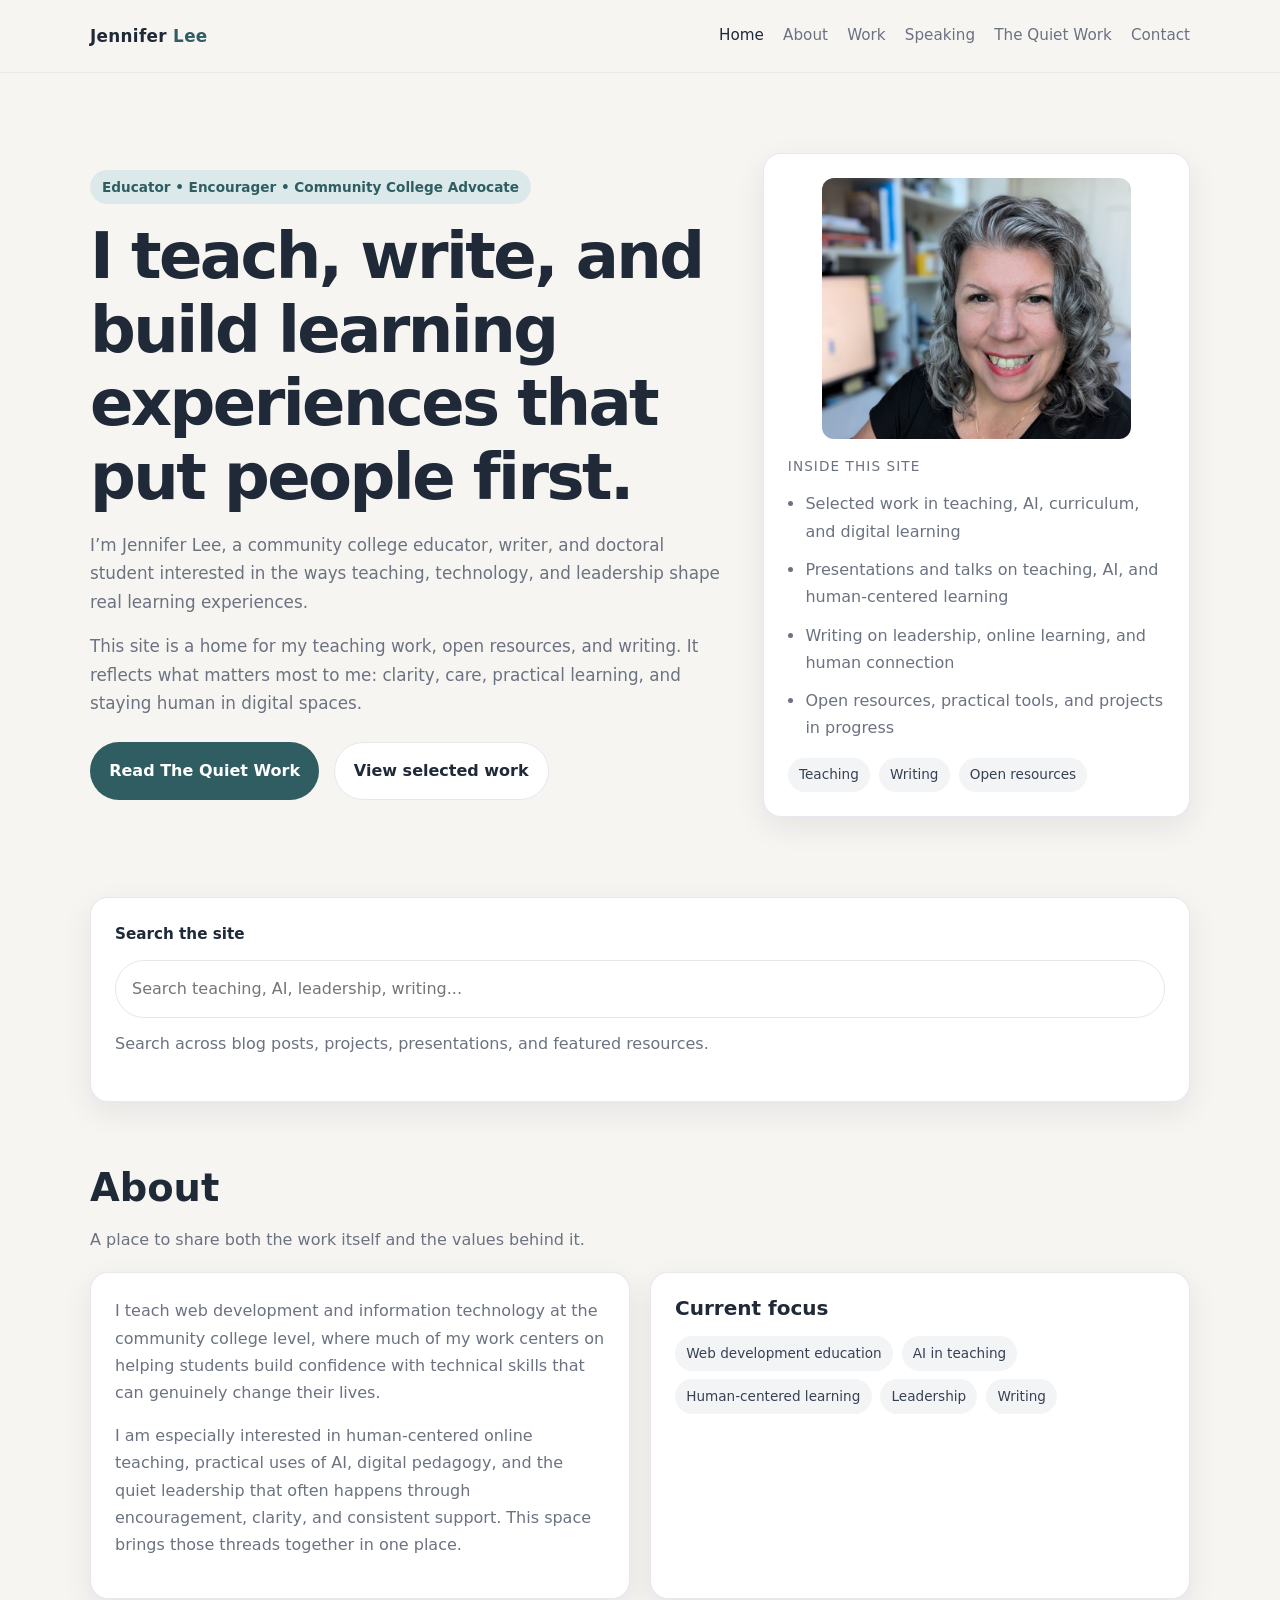
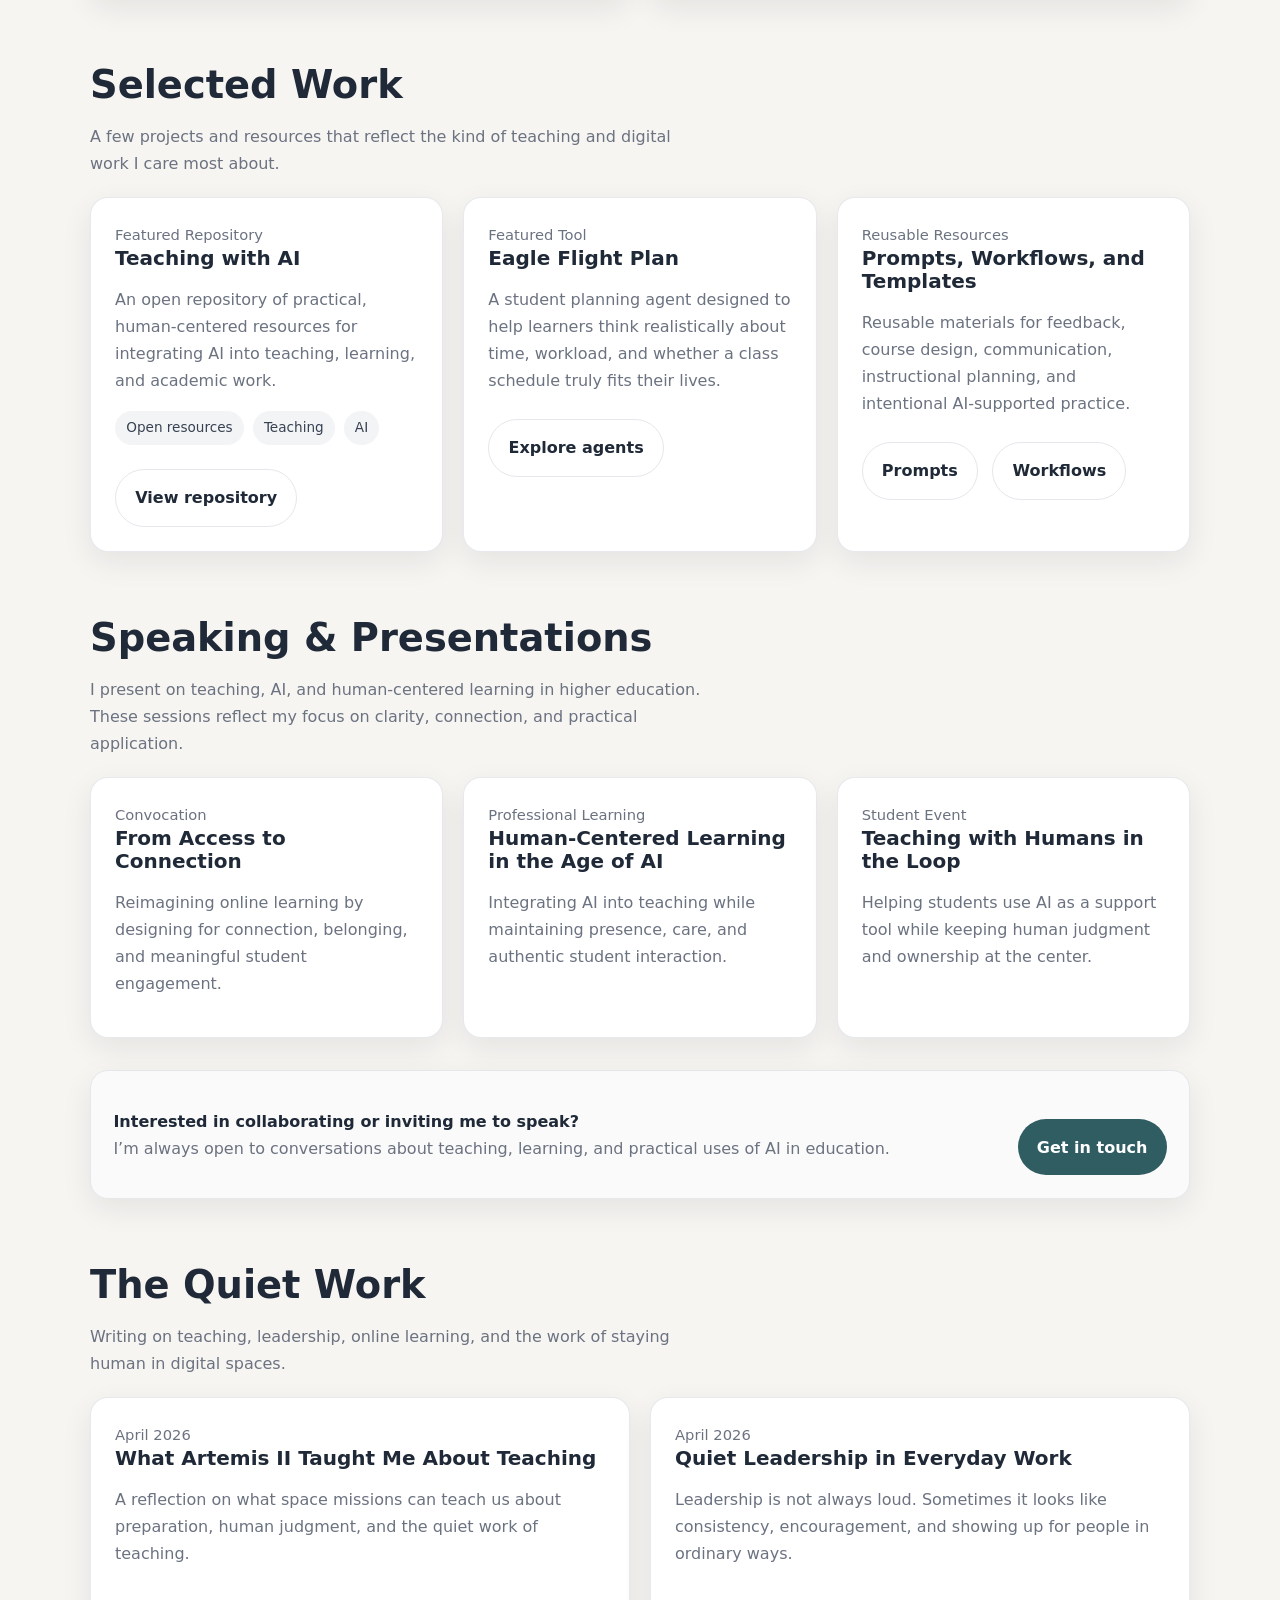
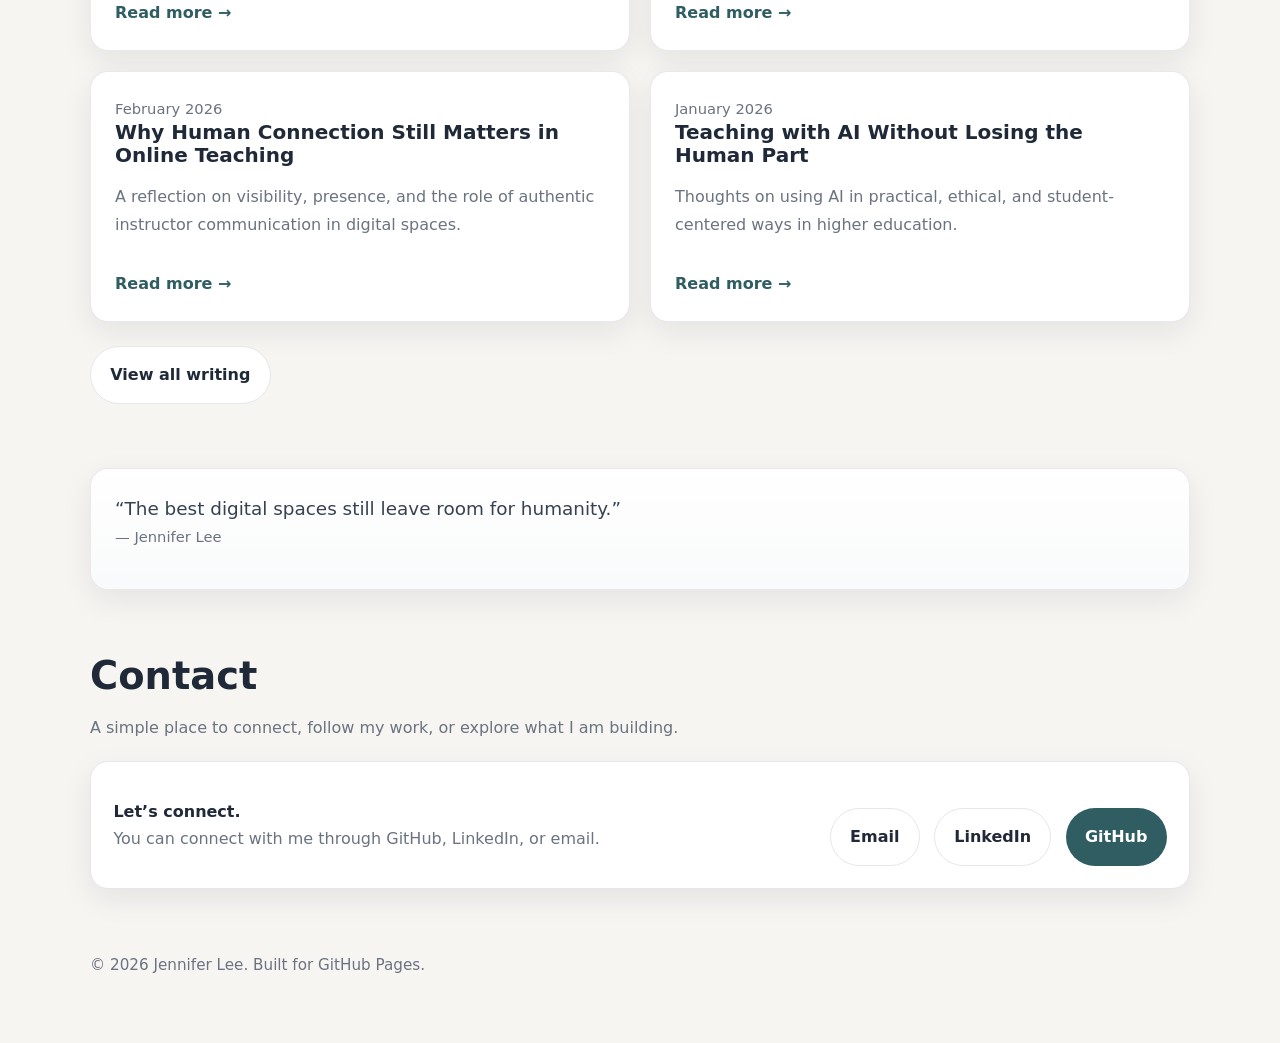
<file: index.html>
<!--
This website is intentionally structured as a simple portfolio example.

Key things to explore:
- HTML structure (sections, cards, navigation)
- CSS layout (grid, spacing, responsiveness)
- How content and design work together

Students: Try editing one section at a time to see how it changes the page.
-->

<!DOCTYPE html>
<html lang="en">
<head>
  <meta charset="UTF-8" />
  <meta name="viewport" content="width=device-width, initial-scale=1.0" />
  <title>Jennifer Lee | Teaching, Writing, and Human-Centered Learning</title>
  <meta name="description" content="Jennifer Lee's website for teaching, writing, digital projects, and human-centered learning." />
  <link rel="stylesheet" href="styles.css?v=3" />
</head>

<body>
  <header class="site-header">
    <div class="container nav">
      <a class="brand" href="index.html">Jennifer <span>Lee</span></a>
      <button class="menu-btn" id="menuBtn" aria-expanded="false" aria-controls="navLinks">Menu</button>
      <nav class="nav-links" id="navLinks">
        <a class="active" href="index.html">Home</a>
        <a href="#about">About</a>
        <a href="#work">Work</a>
        <a href="#speaking">Speaking</a>
        <a href="blog/index.html">The Quiet Work</a>
        <a href="#contact">Contact</a>
      </nav>
    </div>
  </header>

  <main>
  <!-- HERO SECTION This is the first thing visitors see.
  It introduces who you are and what your site is about.
  The layout uses a two-column grid:
  - Left: text and call-to-action buttons
  - Right: profile image and quick site overview
  -->
    <section class="hero">
  <div class="container hero-grid">
    <div>
      <div class="eyebrow">Educator • Encourager • Community College Advocate</div>
      <h1>I teach, write, and build learning experiences that put people first.</h1>
      <p>
        I’m Jennifer Lee, a community college educator, writer, and doctoral student interested in the ways teaching, technology, and leadership shape real learning experiences.
      </p>
      <p>
        This site is a home for my teaching work, open resources, and writing. It reflects what matters most to me: clarity, care, practical learning, and staying human in digital spaces.
      </p>
      <div class="cta-row">
        <a class="button primary" href="blog/index.html">Read The Quiet Work</a>
        <a class="button secondary" href="#work">View selected work</a>
      </div>
    </div>

    <aside class="hero-card">
      <!-- PROFILE IMAGE
      This image is stored in the /assets folder.
      It is styled using the .profile-img class in styles.css
      Tip: Always optimize images for web (smaller file size)
      -->
      <img src="assets/jennifer-hero.jpg" alt="Jennifer Lee" class="profile-img" />
      <div class="label">Inside this site</div>
      <ul>
        <li>Selected work in teaching, AI, curriculum, and digital learning</li>
        <li>Presentations and talks on teaching, AI, and human-centered learning</li>
        <li>Writing on leadership, online learning, and human connection</li>
        <li>Open resources, practical tools, and projects in progress</li>
      </ul>

      <div class="tag-row">
        <span class="tag">Teaching</span>
        <span class="tag">Writing</span>
        <span class="tag">Open resources</span>
      </div>

    </aside>
  </div>
</section>

<!-- 
SITE SEARCH
- This search checks a custom search index for pages across the site
- Because this is a static site, we define searchable content manually
- Results appear below the search box as the user types
-->
<section id="site-search">
  <div class="container">
    <div class="search-panel">
      <label for="siteSearch" class="search-label">Search the site</label>
      <input
        type="text"
        id="siteSearch"
        class="site-search-input"
        placeholder="Search teaching, AI, leadership, writing..."
      />
      <p class="copy-muted search-help">
        Search across blog posts, projects, presentations, and featured resources.
      </p>

      <!-- 
        SEARCH RESULTS
        - JavaScript will place matching results here
        - Hidden by default until the user begins typing
      -->
      <div id="siteSearchResults" class="search-results" hidden></div>

      <!-- 
        EMPTY STATE
        - Shown only if the user searches and no results match
      -->
      <p id="siteSearchEmpty" class="search-empty" hidden>
        No matching results found.
      </p>
    </div>
  </div>
</section>
    
    <section id="about">
      <div class="container">
        <div class="section-heading">
          <div>
            <h2>About</h2>
            <p>A place to share both the work itself and the values behind it.</p>
          </div>
        </div>

        <div class="grid two-col">
          <article class="card">
            <p>
              I teach web development and information technology at the community college level, where much of my work centers on helping students build confidence with technical skills that can genuinely change their lives.
            </p>
            <p>
              I am especially interested in human-centered online teaching, practical uses of AI, digital pedagogy, and the quiet leadership that often happens through encouragement, clarity, and consistent support. This space brings those threads together in one place.
            </p>
          </article>

          <article class="card">
            <h3>Current focus</h3>
            <div class="tag-row">
              <span class="tag">Web development education</span>
              <span class="tag">AI in teaching</span>
              <span class="tag">Human-centered learning</span>
              <span class="tag">Leadership</span>
              <span class="tag">Writing</span>
            </div>
          </article>
        </div>
      </div>
    </section>

    <section id="work">
      <div class="container">
        <div class="section-heading">
          <div>
            <h2>Selected Work</h2>
            <p>A few projects and resources that reflect the kind of teaching and digital work I care most about.</p>
          </div>
        </div>

        <div class="grid three-col">
          <!-- WORK CARD
          Each card highlights a project, tool, or resource.
          Students can replace these with their own projects.
          -->
          <article class="card">
            <div class="meta">Featured Repository</div>
            <h3>Teaching with AI</h3>
            <p>An open repository of practical, human-centered resources for integrating AI into teaching, learning, and academic work.</p>
            <div class="tag-row">
              <span class="tag">Open resources</span>
              <span class="tag">Teaching</span>
              <span class="tag">AI</span>
            </div>
            <div class="cta-row">
              <a class="button secondary" href="https://github.com/jalee9/Teaching-with-AI" target="_blank" rel="noopener noreferrer">View repository</a>
            </div>
          </article>

          <article class="card">
            <div class="meta">Featured Tool</div>
            <h3>Eagle Flight Plan</h3>
            <p>A student planning agent designed to help learners think realistically about time, workload, and whether a class schedule truly fits their lives.</p>
            <div class="cta-row">
              <a class="button secondary" href="https://github.com/jalee9/Teaching-with-AI/tree/main/agents" target="_blank" rel="noopener noreferrer">Explore agents</a>
            </div>
          </article>

          <article class="card">
            <div class="meta">Reusable Resources</div>
            <h3>Prompts, Workflows, and Templates</h3>
            <p>Reusable materials for feedback, course design, communication, instructional planning, and intentional AI-supported practice.</p>
            <div class="cta-row">
              <a class="button secondary" href="https://github.com/jalee9/Teaching-with-AI/tree/main/prompts" target="_blank" rel="noopener noreferrer">Prompts</a>
              <a class="button secondary" href="https://github.com/jalee9/Teaching-with-AI/tree/main/workflows" target="_blank" rel="noopener noreferrer">Workflows</a>
            </div>
          </article>
        </div>
      </div>
    </section>
    
  <section id="speaking" class="speaking-section">
   <!-- SPEAKING & PRESENTATIONS
    This section showcases presentations, talks, or events.
    This can help demonstrate experience beyond coding projects.
    -->
    <div class="container">
    <div class="section-heading">
      <div>
        <h2>Speaking & Presentations</h2>
        <p>
          I present on teaching, AI, and human-centered learning in higher education. 
          These sessions reflect my focus on clarity, connection, and practical application.
        </p>
      </div>
    </div>

    <div class="grid three-col">

      <article class="card">
        <div class="meta">Convocation</div>
        <h3>From Access to Connection</h3>
        <p>
          Reimagining online learning by designing for connection, belonging, and meaningful student engagement.
        </p>
      </article>

      <article class="card">
        <div class="meta">Professional Learning</div>
        <h3>Human-Centered Learning in the Age of AI</h3>
        <p>
          Integrating AI into teaching while maintaining presence, care, and authentic student interaction.
        </p>
      </article>

      <article class="card">
        <div class="meta">Student Event</div>
        <h3>Teaching with Humans in the Loop</h3>
        <p>
          Helping students use AI as a support tool while keeping human judgment and ownership at the center.
        </p>
      </article>

    </div>

    <div class="contact-box">
      <div>
        <strong>Interested in collaborating or inviting me to speak?</strong><br />
        <span class="copy-muted">
          I’m always open to conversations about teaching, learning, and practical uses of AI in education.
        </span>
      </div>
      <div class="cta-row">
        <a class="button primary" href="mailto:theproflee@gmail.com">Get in touch</a>
      </div>
    </div>

  </div>
</section>
    
      <section id="blog">
      <div class="container">
        <div class="section-heading">
          <div>
            <h2>The Quiet Work</h2>
            <p>Writing on teaching, leadership, online learning, and the work of staying human in digital spaces.</p>
          </div>
        </div>

        <!-- BLOG SECTION (THE QUIET WORK)
        Each blog-card represents a separate HTML file in the /blog folder.
        Students can create new posts by copying a template file.
        -->
        <div class="blog-list">
          <article class="blog-card">
            <div class="meta">April 2026</div>
            <h3>What Artemis II Taught Me About Teaching</h3>
            <p>A reflection on what space missions can teach us about preparation, human judgment, and the quiet work of teaching.</p>
            <a class="read-more" href="blog/artemis-teaching.html">Read more →</a>
          </article>
          
          <article class="blog-card">
            <div class="meta">April 2026</div>
            <h3>Quiet Leadership in Everyday Work</h3>
            <p>Leadership is not always loud. Sometimes it looks like consistency, encouragement, and showing up for people in ordinary ways.</p>
            <a class="read-more" href="blog/quiet-leadership.html">Read more →</a>
          </article>

          <article class="blog-card">
            <div class="meta">February 2026</div>
            <h3>Why Human Connection Still Matters in Online Teaching</h3>
            <p>A reflection on visibility, presence, and the role of authentic instructor communication in digital spaces.</p>
            <a class="read-more" href="blog/human-connection-online-teaching.html">Read more →</a>
          </article>

          <article class="blog-card">
            <div class="meta">January 2026</div>
            <h3>Teaching with AI Without Losing the Human Part</h3>
            <p>Thoughts on using AI in practical, ethical, and student-centered ways in higher education.</p>
            <a class="read-more" href="blog/teaching-with-ai-human-part.html">Read more →</a>
          </article>
        </div>

        <div class="cta-row">
          <a class="button secondary" href="blog/index.html">View all writing</a>
        </div>
      </div>
    </section>

<section>
  <div class="container">
    <div class="quote-card">
      <blockquote>
        “The best digital spaces still leave room for humanity.”
      </blockquote>
      <p class="meta">— Jennifer Lee</p>
    </div>
  </div>
</section>

    <section id="contact">
      <div class="container">
        <div class="section-heading">
          <div>
            <h2>Contact</h2>
            <p>A simple place to connect, follow my work, or explore what I am building.</p>
          </div>
        </div>

        <div class="contact-box">
          <div>
            <strong>Let’s connect.</strong><br />
            <span class="copy-muted">You can connect with me through GitHub, LinkedIn, or email.</span>
          </div>
          <div class="cta-row">
            <a class="button secondary" href="mailto:theproflee@gmail.com">Email</a>
            <a class="button secondary" href="https://www.linkedin.com/in/jskinnerlee/" target="_blank" rel="noopener noreferrer">LinkedIn</a>
            <a class="button primary" href="https://github.com/jalee9" target="_blank" rel="noopener noreferrer">GitHub</a>
          </div>
        </div>
      </div>
    </section>
  </main>

  <footer>
    <div class="container">
      <p>© <span id="year"></span> Jennifer Lee. Built for GitHub Pages.</p>
    </div>
  </footer>

 <script src="script.js"></script>
</body>
</html>
</file>
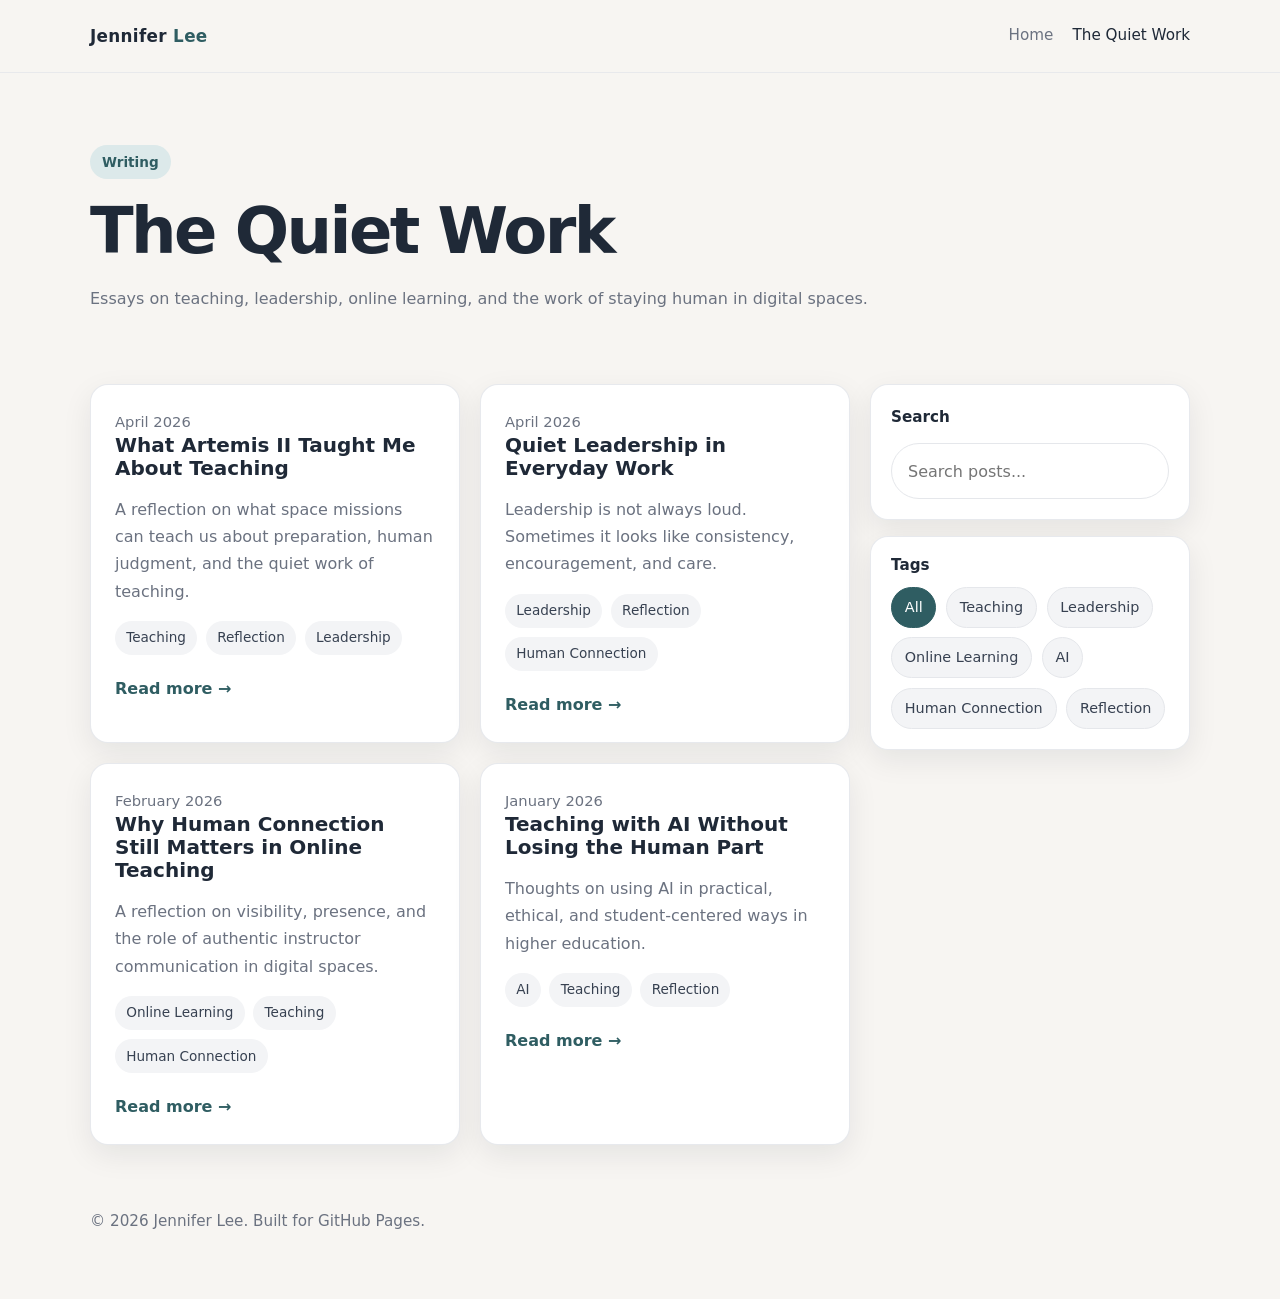
<file: blog/index.html>
<!DOCTYPE html>
<html lang="en">
<head>
  <!-- Basic page setup -->
  <meta charset="UTF-8" />
  <meta name="viewport" content="width=device-width, initial-scale=1.0" />

  <!-- Browser tab title -->
  <title>The Quiet Work | Jennifer Lee</title>

  <!-- Short description for search engines and link previews -->
  <meta
    name="description"
    content="The Quiet Work, a writing space by Jennifer Lee on teaching, leadership, and human-centered digital work."
  />

  <!-- Link to the shared site stylesheet -->
  <link rel="stylesheet" href="../styles.css" />
</head>
<body>
  <!-- 
    SITE HEADER
    - Includes brand name and navigation
    - Mobile menu button is controlled by JavaScript
  -->
  <header class="site-header">
    <div class="container nav">
      <a class="brand" href="../index.html">Jennifer <span>Lee</span></a>

      <!-- Mobile menu button -->
      <button
        class="menu-btn"
        id="menuBtn"
        aria-expanded="false"
        aria-controls="navLinks"
      >
        Menu
      </button>

      <!-- Main navigation -->
      <nav class="nav-links" id="navLinks">
        <a href="../index.html">Home</a>
        <a class="active" href="index.html">The Quiet Work</a>
      </nav>
    </div>
  </header>

  <main>
    <!-- 
      PAGE HERO
      - Introduces the blog section
      - Gives visitors context for the type of writing they will find here
    -->
    <section class="page-hero">
      <div class="container">
        <div class="eyebrow">Writing</div>
        <h1>The Quiet Work</h1>
        <p class="copy-muted">
          Essays on teaching, leadership, online learning, and the work of staying human in digital spaces.
        </p>
      </div>
    </section>

    <!-- 
      BLOG INDEX SECTION
      - Mobile-first layout:
        On smaller screens, filters appear above the post list.
        On larger screens, filters shift into a sidebar.
    -->
    <section>
      <div class="container">
        <div class="blog-index-layout">

          <!-- 
            BLOG FILTERS / SIDEBAR
            - Search box lets visitors search by title, excerpt, or tags
            - Tag buttons let visitors filter by topic
          -->
          <aside class="blog-sidebar" aria-label="Blog filters">

            <!-- Search box -->
            <div class="blog-filter-card">
              <label for="blogSearch" class="blog-filter-label">Search</label>
              <input
                type="text"
                id="blogSearch"
                class="blog-search"
                placeholder="Search posts..."
              />
            </div>

            <!-- Tag buttons -->
            <div class="blog-filter-card">
              <h2 class="blog-filter-label">Tags</h2>

              <div class="blog-tag-list">
                <!-- 
                  data-tag values are used by JavaScript.
                  "all" resets the filter to show every post.
                -->
                <button class="blog-tag-button active" type="button" data-tag="all">All</button>
                <button class="blog-tag-button" type="button" data-tag="teaching">Teaching</button>
                <button class="blog-tag-button" type="button" data-tag="leadership">Leadership</button>
                <button class="blog-tag-button" type="button" data-tag="online-learning">Online Learning</button>
                <button class="blog-tag-button" type="button" data-tag="ai">AI</button>
                <button class="blog-tag-button" type="button" data-tag="human-connection">Human Connection</button>
                <button class="blog-tag-button" type="button" data-tag="reflection">Reflection</button>
              </div>
            </div>
          </aside>

          <!-- 
            MAIN BLOG CONTENT
            - Holds the collection of blog cards
            - Each card includes custom data attributes for filtering
          -->
          <div class="blog-main">
            <div class="blog-list" id="blogList">

              <!-- 
                BLOG CARD
                data-title   = searchable title text
                data-excerpt = searchable summary text
                data-tags    = searchable/filterable tag values

                Important:
                data-tags should use lowercase tag "slugs" separated by spaces.
                Example: teaching reflection leadership
              -->
              <article
                class="blog-card"
                data-tags="teaching reflection leadership"
                data-title="What Artemis II Taught Me About Teaching"
                data-excerpt="A reflection on what space missions can teach us about preparation, human judgment, and the quiet work of teaching."
              >
                <div class="meta">April 2026</div>
                <h3>What Artemis II Taught Me About Teaching</h3>
                <p>
                  A reflection on what space missions can teach us about preparation, human judgment, and the quiet work of teaching.
                </p>

                <!-- Visible tags for readers -->
                <div class="tag-row">
                  <span class="tag">Teaching</span>
                  <span class="tag">Reflection</span>
                  <span class="tag">Leadership</span>
                </div>

                <a class="read-more" href="artemis-teaching.html">Read more →</a>
              </article>

              <article
                class="blog-card"
                data-tags="leadership reflection human-connection"
                data-title="Quiet Leadership in Everyday Work"
                data-excerpt="Leadership is not always loud. Sometimes it looks like consistency, encouragement, and care."
              >
                <div class="meta">April 2026</div>
                <h3>Quiet Leadership in Everyday Work</h3>
                <p>
                  Leadership is not always loud. Sometimes it looks like consistency, encouragement, and care.
                </p>

                <div class="tag-row">
                  <span class="tag">Leadership</span>
                  <span class="tag">Reflection</span>
                  <span class="tag">Human Connection</span>
                </div>

                <a class="read-more" href="quiet-leadership.html">Read more →</a>
              </article>

              <article
                class="blog-card"
                data-tags="online-learning teaching human-connection"
                data-title="Why Human Connection Still Matters in Online Teaching"
                data-excerpt="A reflection on visibility, presence, and the role of authentic instructor communication in digital spaces."
              >
                <div class="meta">February 2026</div>
                <h3>Why Human Connection Still Matters in Online Teaching</h3>
                <p>
                  A reflection on visibility, presence, and the role of authentic instructor communication in digital spaces.
                </p>

                <div class="tag-row">
                  <span class="tag">Online Learning</span>
                  <span class="tag">Teaching</span>
                  <span class="tag">Human Connection</span>
                </div>

                <a class="read-more" href="human-connection-online-teaching.html">Read more →</a>
              </article>

              <article
                class="blog-card"
                data-tags="ai teaching reflection"
                data-title="Teaching with AI Without Losing the Human Part"
                data-excerpt="Thoughts on using AI in practical, ethical, and student-centered ways in higher education."
              >
                <div class="meta">January 2026</div>
                <h3>Teaching with AI Without Losing the Human Part</h3>
                <p>
                  Thoughts on using AI in practical, ethical, and student-centered ways in higher education.
                </p>

                <div class="tag-row">
                  <span class="tag">AI</span>
                  <span class="tag">Teaching</span>
                  <span class="tag">Reflection</span>
                </div>

                <a class="read-more" href="teaching-with-ai-human-part.html">Read more →</a>
              </article>
            </div>

            <!-- 
              Empty-state message
              - Hidden by default
              - JavaScript reveals it when no posts match the filters
            -->
            <p class="blog-empty" id="blogEmpty" hidden>
              No posts matched your search or selected tag.
            </p>
          </div>
        </div>
      </div>
    </section>
  </main>

  <!-- Footer with auto-updating year -->
  <footer>
    <div class="container">
      <p>© <span id="year"></span> Jennifer Lee. Built for GitHub Pages.</p>
    </div>
  </footer>

  <!-- Shared site JavaScript -->
  <script src="../script.js"></script>
</body>
</html>
</file>
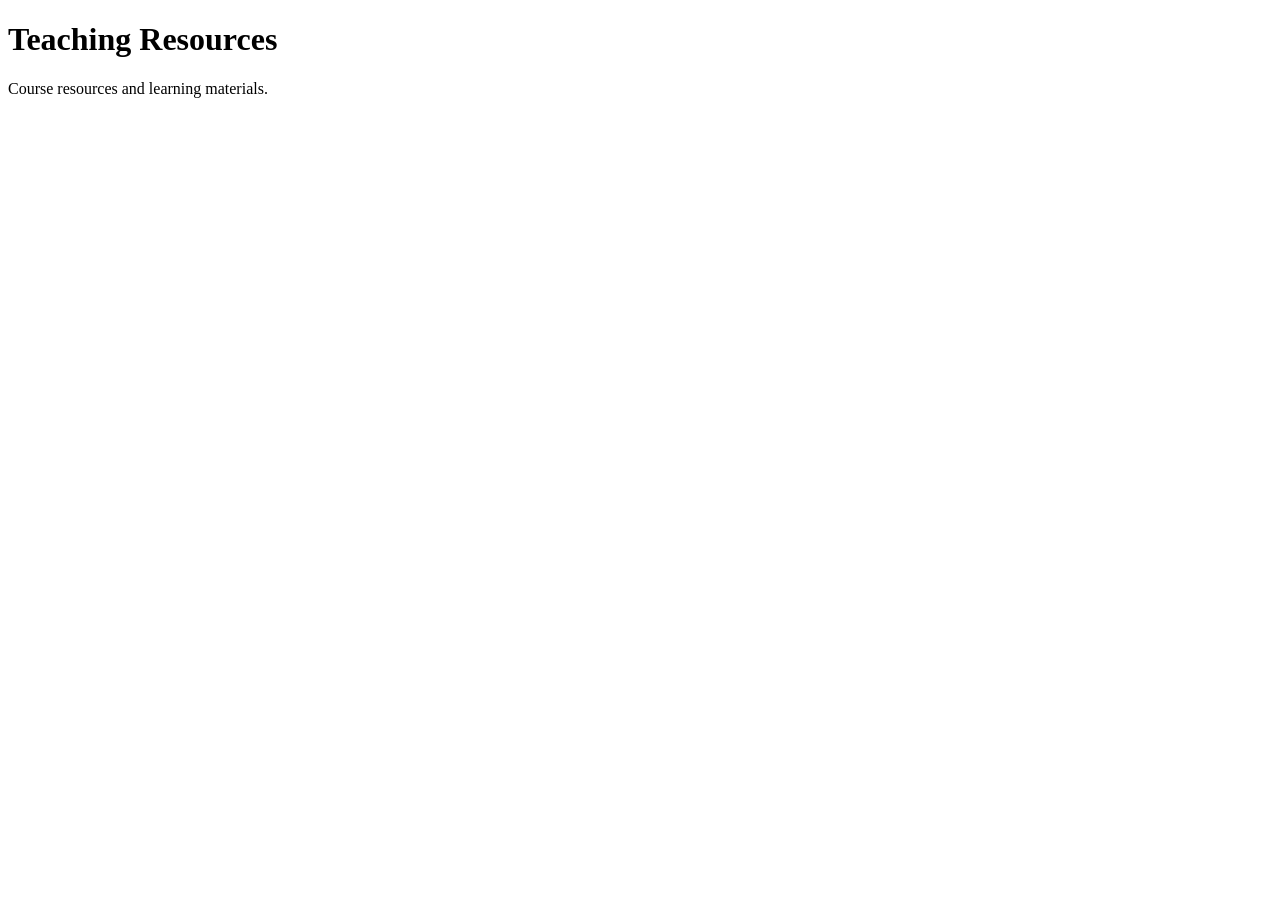
<file: resources/index.html>
<!DOCTYPE html>
<html lang="en">
<head>
  <meta charset="UTF-8">
  <meta name="viewport" content="width=device-width, initial-scale=1.0">
  <title>Teaching Resources | Jennifer Lee</title>
</head>

<body>
  <header>
    <h1>Teaching Resources</h1>
  </header>

  <main>
    <p>Course resources and learning materials.</p>
  </main>
</body>
</html>
</file>
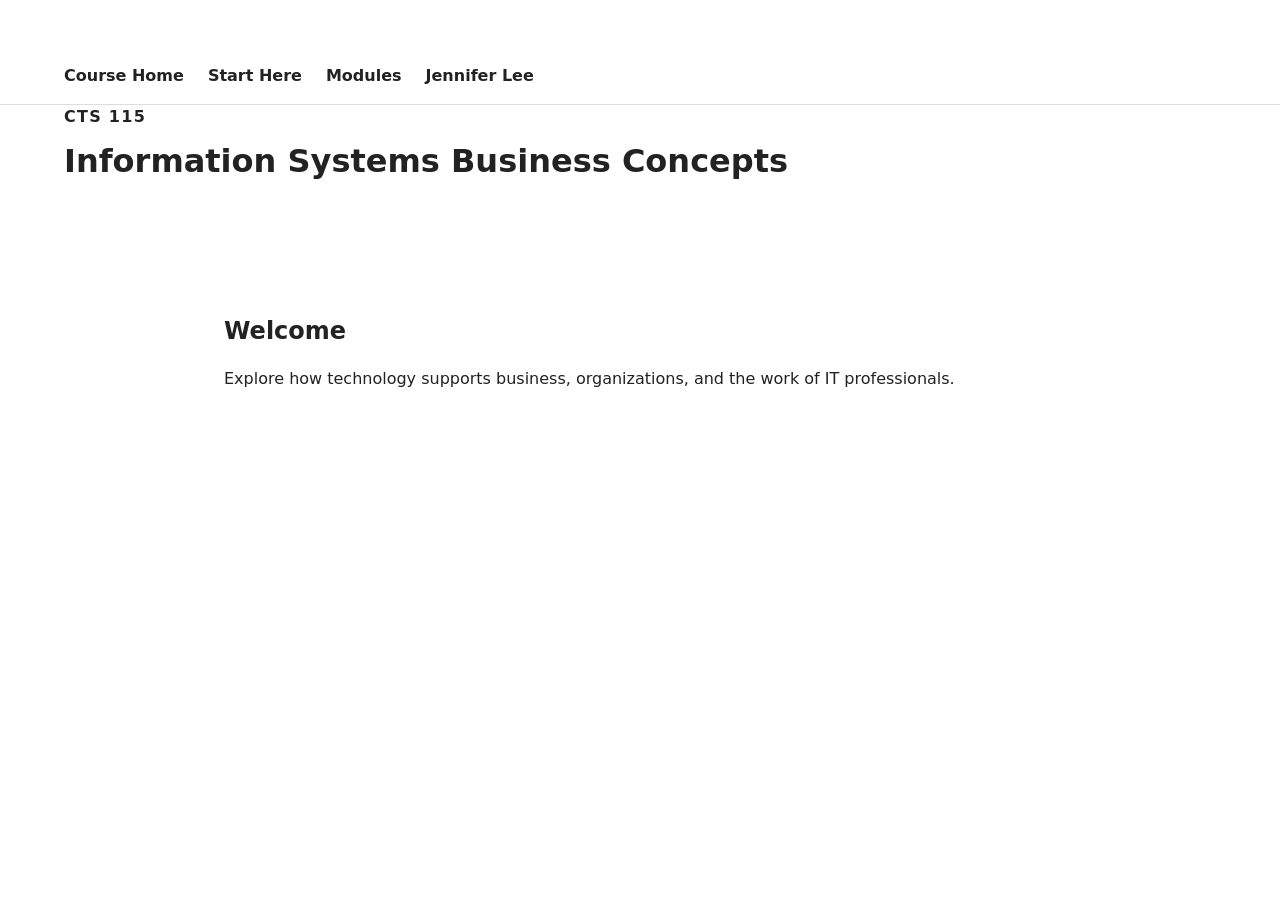
<file: resources/cts115/index.html>
<!DOCTYPE html>
<html lang="en">
<!--
  SHARED COURSE STYLES
  This stylesheet is stored at the site level so it can be reused
  by CTS 115 and other course resource pages.
-->
<link rel="stylesheet" href="../../assets/css/course.css">
  <head>
  <meta charset="UTF-8">
  <meta name="viewport" content="width=device-width, initial-scale=1.0">

  <title>CTS 115 | Information Systems Business Concepts</title>
  <meta
    name="description"
    content="Learning resources for CTS 115: Information Systems Business Concepts."
  >
</head>

<body>

  <!--
    COURSE HEADER
    Identifies the course consistently across its resource pages.
    The container class controls the maximum width and page margins.
  -->
  <header class="course-header">
    <!--
  COURSE NAVIGATION
  Provides consistent navigation across all CTS 115 resource pages.

  An unordered list is used because navigation is a list of links.
  The aria-label distinguishes this navigation from other navigation
  areas that may exist on the larger website.
-->
<nav class="course-nav" aria-label="CTS 115 course navigation">
  <div class="course-container">
    <ul class="course-nav-list">
      <li>
        <a href="index.html" aria-current="page">Course Home</a>
      </li>
      <li>
        <a href="start-here.html">Start Here</a>
      </li>
      <li>
        <a href="#modules">Modules</a>
      </li>
      <li>
        <a href="../../index.html">Jennifer Lee</a>
      </li>
    </ul>
  </div>
</nav>
    
    <div class="course-container">
      <p class="course-code">CTS 115</p>
      <h1>Information Systems Business Concepts</h1>
    </div>
  </header>

  <!--
    MAIN CONTENT
    The <main> element identifies the primary content of this page.
    A page should generally contain only one <main> element.
  -->
  <main class="learning-content">
    <div class="course-container reading-width">

      <section>
        <h2>Welcome</h2>

        <p>
          Explore how technology supports business, organizations,
          and the work of IT professionals.
        </p>
      </section>

    </div>
  </main>

</body>
</html>
</file>
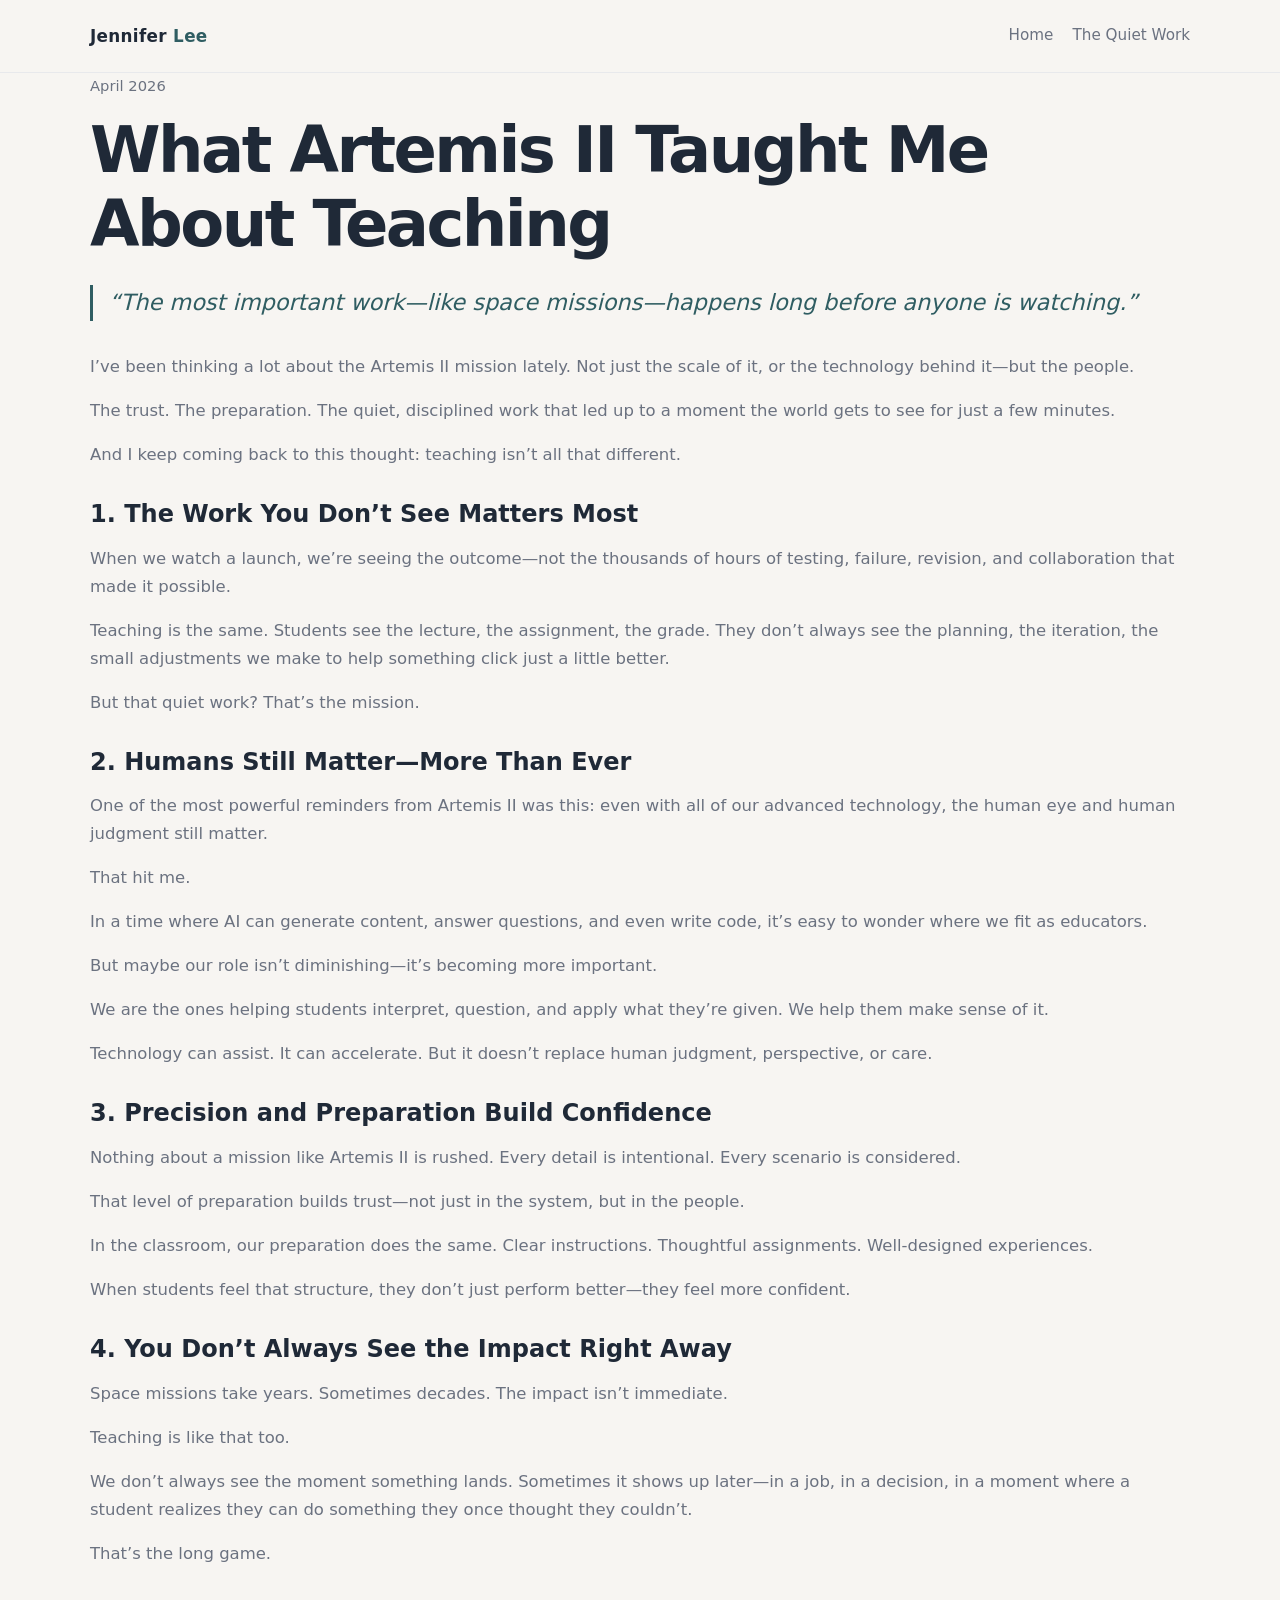
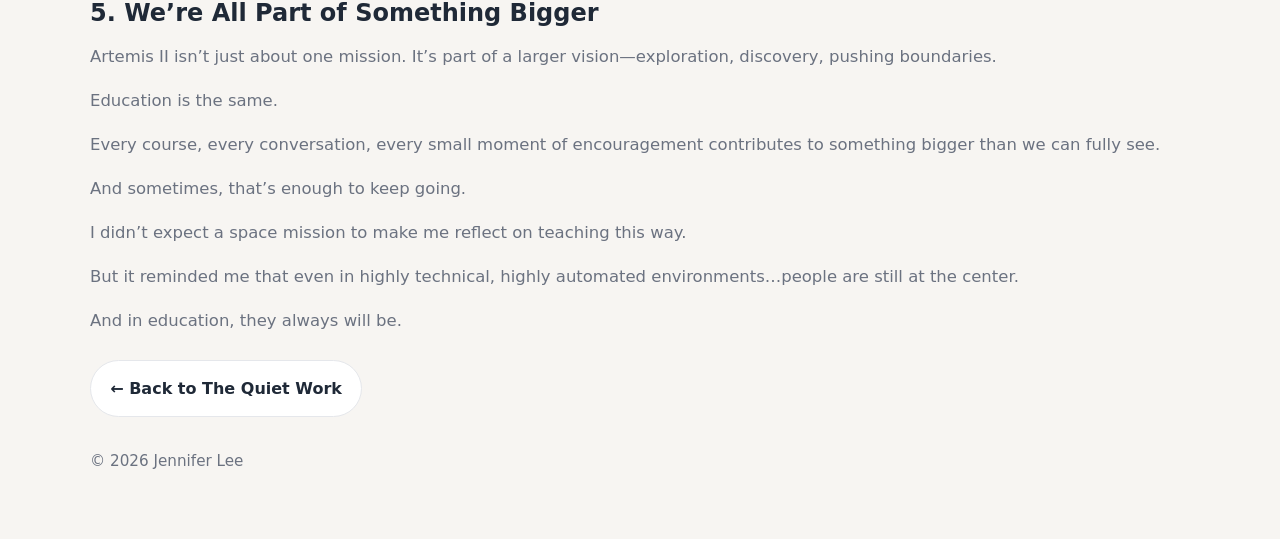
<file: blog/artemis-teaching.html>
<!DOCTYPE html>
<html lang="en">
<head>
  <!-- 
    META SETUP
    - Defines character encoding and responsive behavior
  -->
  <meta charset="UTF-8" />
  <meta name="viewport" content="width=device-width, initial-scale=1.0" />

  <!-- 
    PAGE TITLE
    - Appears in browser tab and improves SEO
  -->
  <title>What Artemis II Taught Me About Teaching | Jennifer Lee</title>

  <!-- 
    STYLESHEET LINK
    - Connects this page to your global CSS file
  -->
  <link rel="stylesheet" href="../styles.css" />
</head>
<body>

<!-- 
  HEADER / NAVIGATION
  - Consistent across all pages for site navigation
-->
<header class="site-header">
  <div class="container nav">
    <a class="brand" href="../index.html">Jennifer <span>Lee</span></a>
    
    <!-- Navigation Links -->
    <nav class="nav-links">
      <a href="../index.html">Home</a>
      <a href="index.html">The Quiet Work</a>
    </nav>
  </div>
</header>

<!-- 
  MAIN CONTENT AREA
  - Contains the blog article
-->
<main class="container">
  <article class="post">
    
    <!-- Post metadata (date, category, etc.) -->
    <p class="meta">April 2026</p>

    <!-- Main heading of the article -->
    <h1>What Artemis II Taught Me About Teaching</h1>

    <!-- 
      PULL QUOTE
      - Used to highlight a key idea from the article
      - Styled separately in CSS for emphasis
    -->
    <blockquote class="pull-quote">
      “The most important work—like space missions—happens long before anyone is watching.”
    </blockquote>

    <!-- Article Content -->
    <p>
      I’ve been thinking a lot about the Artemis II mission lately. Not just the scale of it, or the technology behind it—but the people.
    </p>

    <p>
      The trust. The preparation. The quiet, disciplined work that led up to a moment the world gets to see for just a few minutes.
    </p>

    <p>
      And I keep coming back to this thought: teaching isn’t all that different.
    </p>

    <!-- Section Heading -->
    <h2>1. The Work You Don’t See Matters Most</h2>
    <p>
      When we watch a launch, we’re seeing the outcome—not the thousands of hours of testing, failure, revision, and collaboration that made it possible.
    </p>

    <p>
      Teaching is the same. Students see the lecture, the assignment, the grade. They don’t always see the planning, the iteration, the small adjustments we make to help something click just a little better.
    </p>

    <p>
      But that quiet work? That’s the mission.
    </p>

    <h2>2. Humans Still Matter—More Than Ever</h2>
    <p>
      One of the most powerful reminders from Artemis II was this: even with all of our advanced technology, the human eye and human judgment still matter.
    </p>

    <p>
      That hit me.
    </p>

    <p>
      In a time where AI can generate content, answer questions, and even write code, it’s easy to wonder where we fit as educators.
    </p>

    <p>
      But maybe our role isn’t diminishing—it’s becoming more important.
    </p>

    <p>
      We are the ones helping students interpret, question, and apply what they’re given. We help them make sense of it.
    </p>

    <p>
      Technology can assist. It can accelerate. But it doesn’t replace human judgment, perspective, or care.
    </p>

    <h2>3. Precision and Preparation Build Confidence</h2>
    <p>
      Nothing about a mission like Artemis II is rushed. Every detail is intentional. Every scenario is considered.
    </p>

    <p>
      That level of preparation builds trust—not just in the system, but in the people.
    </p>

    <p>
      In the classroom, our preparation does the same. Clear instructions. Thoughtful assignments. Well-designed experiences.
    </p>

    <p>
      When students feel that structure, they don’t just perform better—they feel more confident.
    </p>

    <h2>4. You Don’t Always See the Impact Right Away</h2>
    <p>
      Space missions take years. Sometimes decades. The impact isn’t immediate.
    </p>

    <p>
      Teaching is like that too.
    </p>

    <p>
      We don’t always see the moment something lands. Sometimes it shows up later—in a job, in a decision, in a moment where a student realizes they can do something they once thought they couldn’t.
    </p>

    <p>
      That’s the long game.
    </p>

    <h2>5. We’re All Part of Something Bigger</h2>
    <p>
      Artemis II isn’t just about one mission. It’s part of a larger vision—exploration, discovery, pushing boundaries.
    </p>

    <p>
      Education is the same.
    </p>

    <p>
      Every course, every conversation, every small moment of encouragement contributes to something bigger than we can fully see.
    </p>

    <p>
      And sometimes, that’s enough to keep going.
    </p>

    <p>
      I didn’t expect a space mission to make me reflect on teaching this way.
    </p>

    <p>
      But it reminded me that even in highly technical, highly automated environments…people are still at the center.
    </p>

    <p>
      And in education, they always will be.
    </p>

  </article>

  <!-- Call-to-action navigation -->
  <div class="cta-row">
    <a class="button secondary" href="index.html">← Back to The Quiet Work</a>
  </div>
</main>

<!-- Footer -->
<footer>
  <div class="container">
    <p>© <span id="year"></span> Jennifer Lee</p>
  </div>
</footer>

<!-- JavaScript file -->
<script src="../script.js"></script>
</body>
</html>
</file>
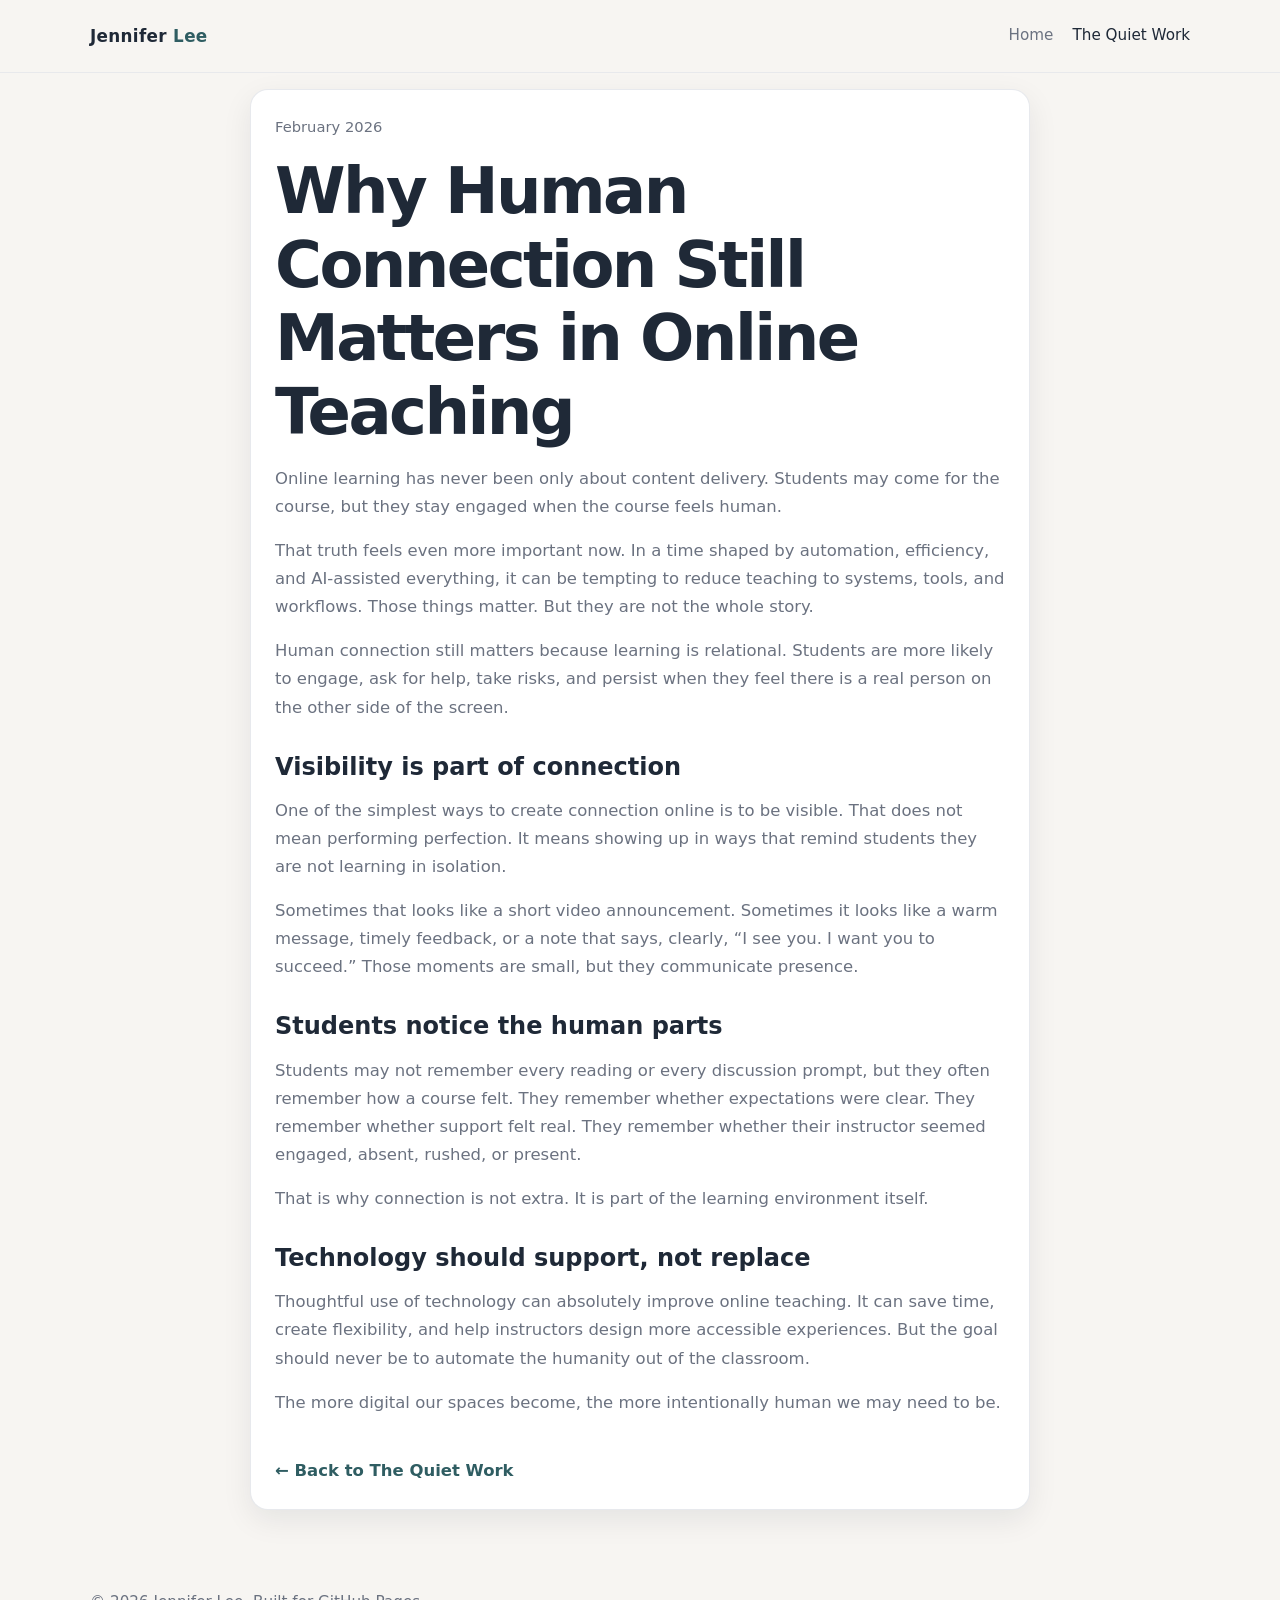
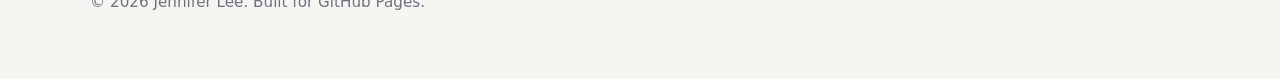
<file: blog/human-connection-online-teaching.html>
<!DOCTYPE html>
<html lang="en">
<head>
  <meta charset="UTF-8" />
  <meta name="viewport" content="width=device-width, initial-scale=1.0" />
  <title>Why Human Connection Still Matters in Online Teaching | Jennifer Lee</title>
  <meta name="description" content="A reflection by Jennifer Lee on visibility, presence, and human connection in online teaching." />
  <link rel="stylesheet" href="../styles.css" />
</head>
<body>
  <header class="site-header">
    <div class="container nav">
      <a class="brand" href="../index.html">Jennifer <span>Lee</span></a>
      <button class="menu-btn" id="menuBtn" aria-expanded="false" aria-controls="navLinks">Menu</button>
      <nav class="nav-links" id="navLinks">
        <a href="../index.html">Home</a>
        <a class="active" href="index.html">The Quiet Work</a>
      </nav>
    </div>
  </header>

  <main class="post-layout">
    <div class="container">
      <div class="post-wrap">
        <article class="post">
          <p class="meta">February 2026</p>
          <h1>Why Human Connection Still Matters in Online Teaching</h1>
          <p>
            Online learning has never been only about content delivery. Students may come for the course, but they stay engaged when the course feels human.
          </p>
          <p>
            That truth feels even more important now. In a time shaped by automation, efficiency, and AI-assisted everything, it can be tempting to reduce teaching to systems, tools, and workflows. Those things matter. But they are not the whole story.
          </p>
          <p>
            Human connection still matters because learning is relational. Students are more likely to engage, ask for help, take risks, and persist when they feel there is a real person on the other side of the screen.
          </p>

          <h2>Visibility is part of connection</h2>
          <p>
            One of the simplest ways to create connection online is to be visible. That does not mean performing perfection. It means showing up in ways that remind students they are not learning in isolation.
          </p>
          <p>
            Sometimes that looks like a short video announcement. Sometimes it looks like a warm message, timely feedback, or a note that says, clearly, “I see you. I want you to succeed.” Those moments are small, but they communicate presence.
          </p>

          <h2>Students notice the human parts</h2>
          <p>
            Students may not remember every reading or every discussion prompt, but they often remember how a course felt. They remember whether expectations were clear. They remember whether support felt real. They remember whether their instructor seemed engaged, absent, rushed, or present.
          </p>
          <p>
            That is why connection is not extra. It is part of the learning environment itself.
          </p>

          <h2>Technology should support, not replace</h2>
          <p>
            Thoughtful use of technology can absolutely improve online teaching. It can save time, create flexibility, and help instructors design more accessible experiences. But the goal should never be to automate the humanity out of the classroom.
          </p>
          <p>
            The more digital our spaces become, the more intentionally human we may need to be.
          </p>

          <a class="back-link" href="index.html">← Back to The Quiet Work</a>
        </article>
      </div>
    </div>
  </main>

  <footer>
    <div class="container">
      <p>© <span id="year"></span> Jennifer Lee. Built for GitHub Pages.</p>
    </div>
  </footer>

  <script src="../script.js"></script>
</body>
</html>
</file>
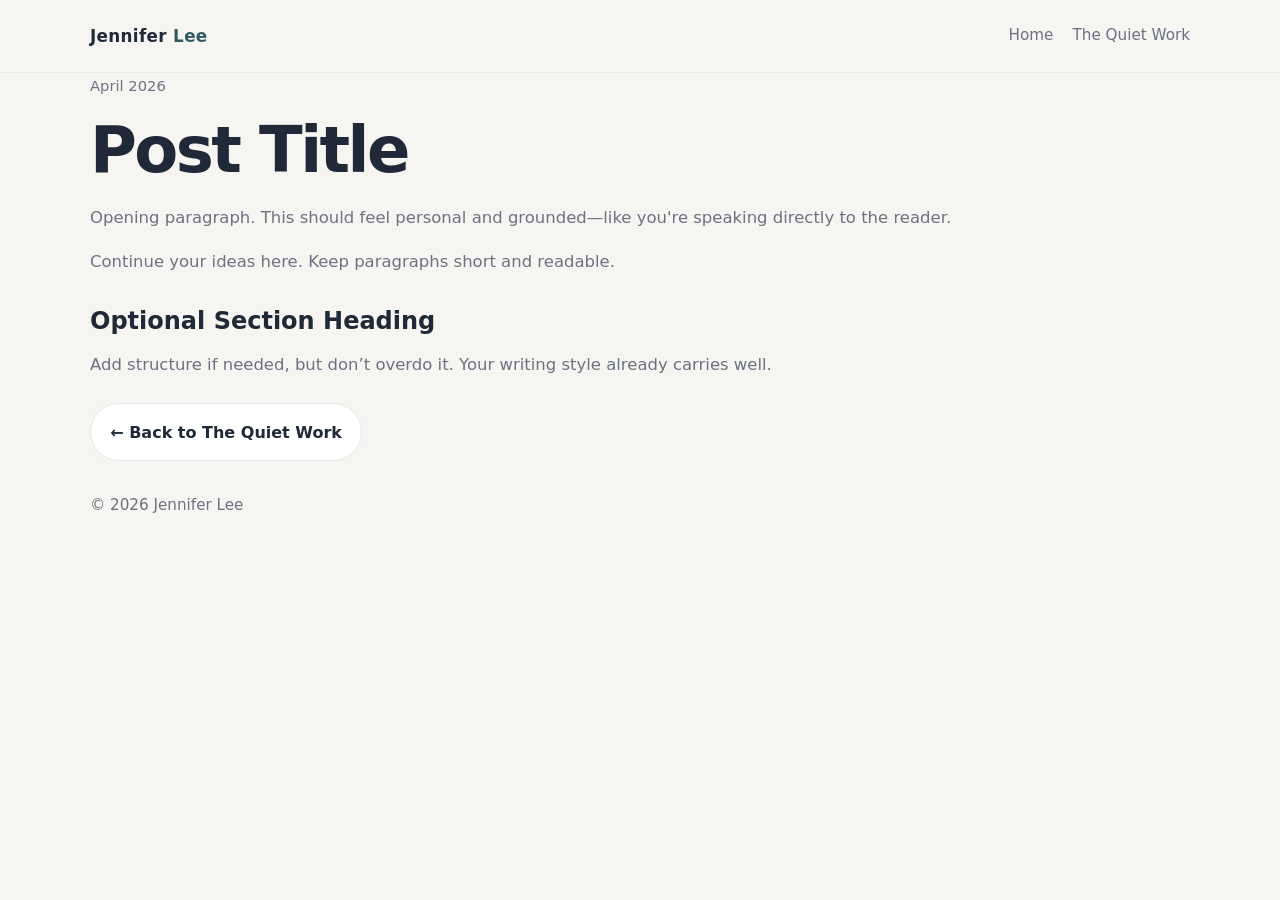
<file: blog/post-template.html>
<!DOCTYPE html>
<html lang="en">
<head>
  <meta charset="UTF-8" />
  <meta name="viewport" content="width=device-width, initial-scale=1.0" />
  <title>Post Title | Jennifer Lee</title>
  <link rel="stylesheet" href="../styles.css" />
</head>
<body>

<header class="site-header">
  <div class="container nav">
    <a class="brand" href="../index.html">Jennifer <span>Lee</span></a>
    <nav class="nav-links">
      <a href="../index.html">Home</a>
      <a href="index.html">The Quiet Work</a>
    </nav>
  </div>
</header>

<main class="container">
  <article class="post">
    
    <p class="meta">April 2026</p>
    <h1>Post Title</h1>

    <p>
      Opening paragraph. This should feel personal and grounded—like you're speaking directly to the reader.
    </p>

    <p>
      Continue your ideas here. Keep paragraphs short and readable.
    </p>

    <h2>Optional Section Heading</h2>
    <p>
      Add structure if needed, but don’t overdo it. Your writing style already carries well.
    </p>

  </article>

  <div class="cta-row">
    <a class="button secondary" href="index.html">← Back to The Quiet Work</a>
  </div>
</main>

<footer>
  <div class="container">
    <p>© <span id="year"></span> Jennifer Lee</p>
  </div>
</footer>

<script src="../script.js"></script>
</body>
</html>
</file>
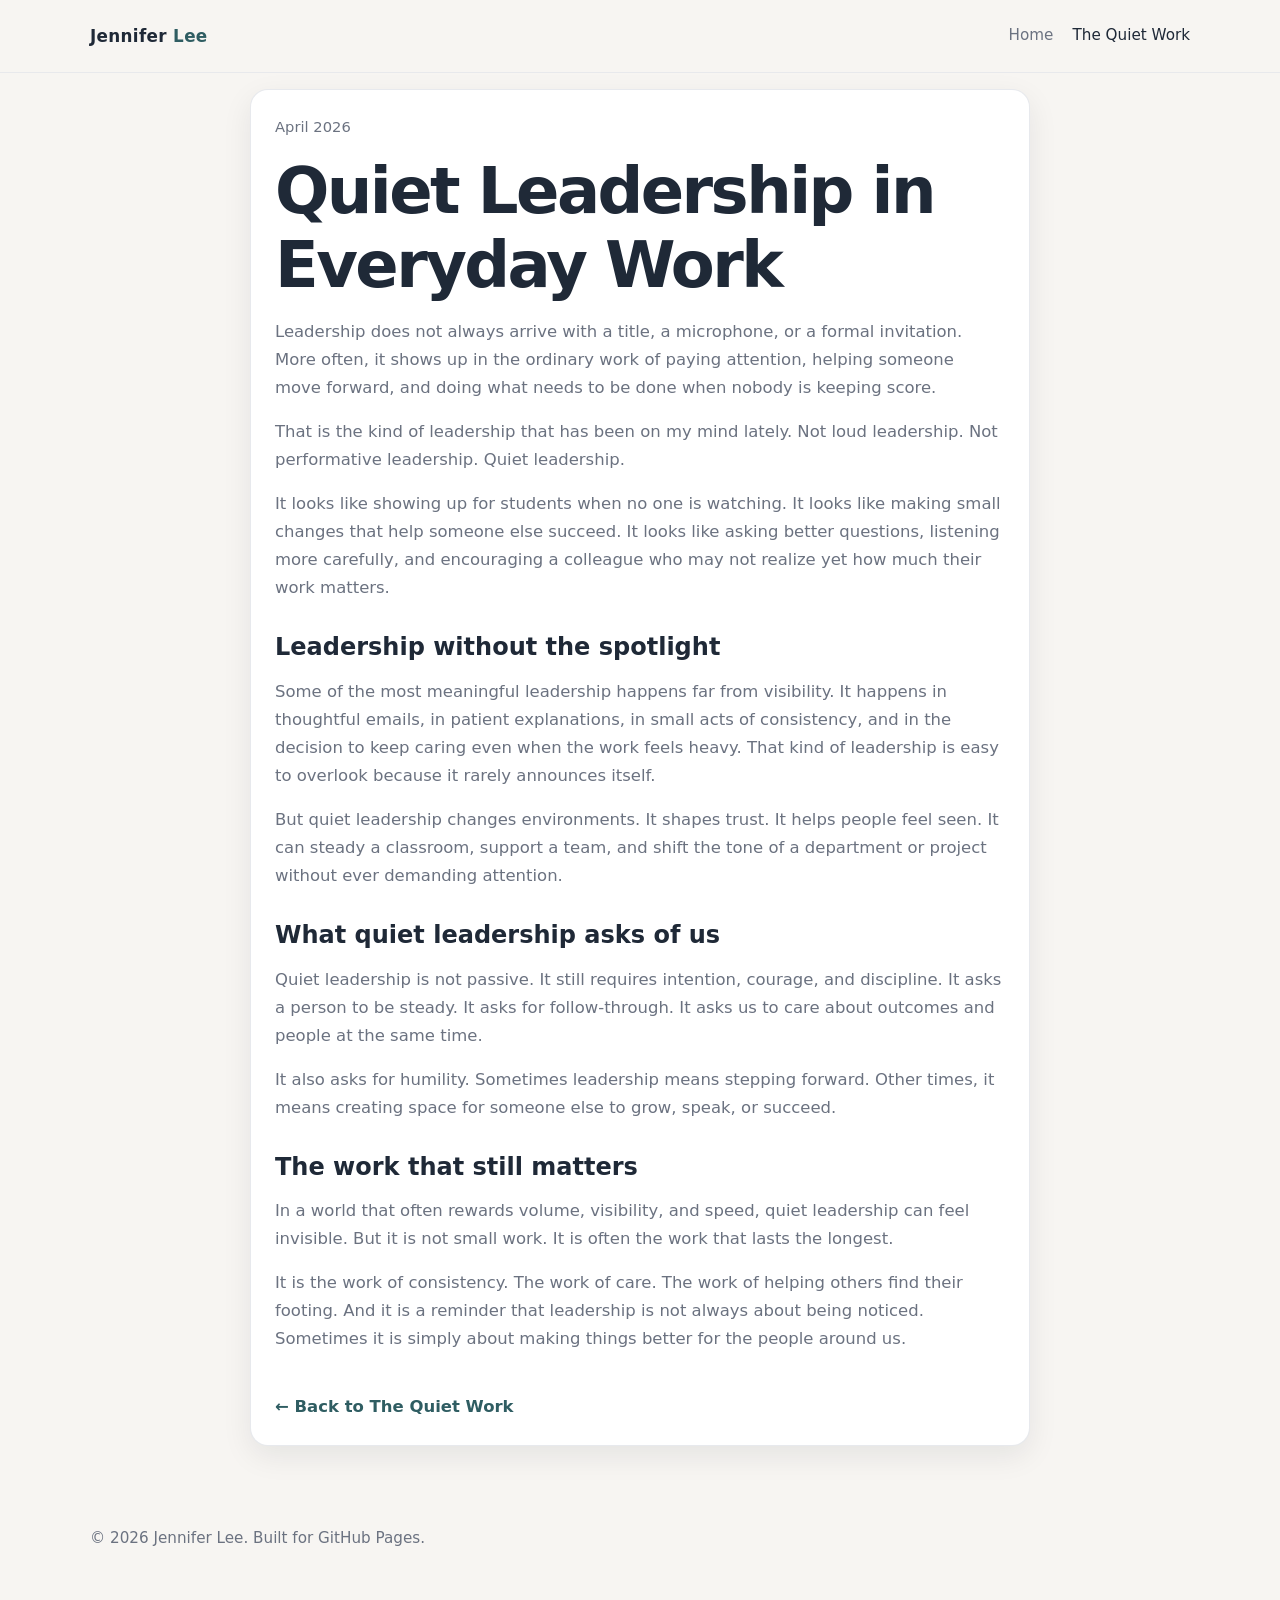
<file: blog/quiet-leadership.html>
<!DOCTYPE html>
<html lang="en">
<head>
  <meta charset="UTF-8" />
  <meta name="viewport" content="width=device-width, initial-scale=1.0" />
  <title>Quiet Leadership in Everyday Work | Jennifer Lee</title>
  <meta name="description" content="A reflection by Jennifer Lee on quiet leadership, everyday impact, and supporting students and colleagues." />
  <link rel="stylesheet" href="../styles.css" />
</head>
<body>
  <header class="site-header">
    <div class="container nav">
      <a class="brand" href="../index.html">Jennifer <span>Lee</span></a>
      <button class="menu-btn" id="menuBtn" aria-expanded="false" aria-controls="navLinks">Menu</button>
      <nav class="nav-links" id="navLinks">
        <a href="../index.html">Home</a>
        <a class="active" href="index.html">The Quiet Work</a>
      </nav>
    </div>
  </header>

  <main class="post-layout">
    <div class="container">
      <div class="post-wrap">
        <article class="post">
          <p class="meta">April 2026</p>
          <h1>Quiet Leadership in Everyday Work</h1>
          <p>
            Leadership does not always arrive with a title, a microphone, or a formal invitation. More often, it shows up in the ordinary work of paying attention, helping someone move forward, and doing what needs to be done when nobody is keeping score.
          </p>
          <p>
            That is the kind of leadership that has been on my mind lately. Not loud leadership. Not performative leadership. Quiet leadership.
          </p>
          <p>
            It looks like showing up for students when no one is watching. It looks like making small changes that help someone else succeed. It looks like asking better questions, listening more carefully, and encouraging a colleague who may not realize yet how much their work matters.
          </p>

          <h2>Leadership without the spotlight</h2>
          <p>
            Some of the most meaningful leadership happens far from visibility. It happens in thoughtful emails, in patient explanations, in small acts of consistency, and in the decision to keep caring even when the work feels heavy. That kind of leadership is easy to overlook because it rarely announces itself.
          </p>
          <p>
            But quiet leadership changes environments. It shapes trust. It helps people feel seen. It can steady a classroom, support a team, and shift the tone of a department or project without ever demanding attention.
          </p>

          <h2>What quiet leadership asks of us</h2>
          <p>
            Quiet leadership is not passive. It still requires intention, courage, and discipline. It asks a person to be steady. It asks for follow-through. It asks us to care about outcomes and people at the same time.
          </p>
          <p>
            It also asks for humility. Sometimes leadership means stepping forward. Other times, it means creating space for someone else to grow, speak, or succeed.
          </p>

          <h2>The work that still matters</h2>
          <p>
            In a world that often rewards volume, visibility, and speed, quiet leadership can feel invisible. But it is not small work. It is often the work that lasts the longest.
          </p>
          <p>
            It is the work of consistency. The work of care. The work of helping others find their footing. And it is a reminder that leadership is not always about being noticed. Sometimes it is simply about making things better for the people around us.
          </p>

          <a class="back-link" href="index.html">← Back to The Quiet Work</a>
        </article>
      </div>
    </div>
  </main>

  <footer>
    <div class="container">
      <p>© <span id="year"></span> Jennifer Lee. Built for GitHub Pages.</p>
    </div>
  </footer>

  <script src="../script.js"></script>
</body>
</html>
</file>
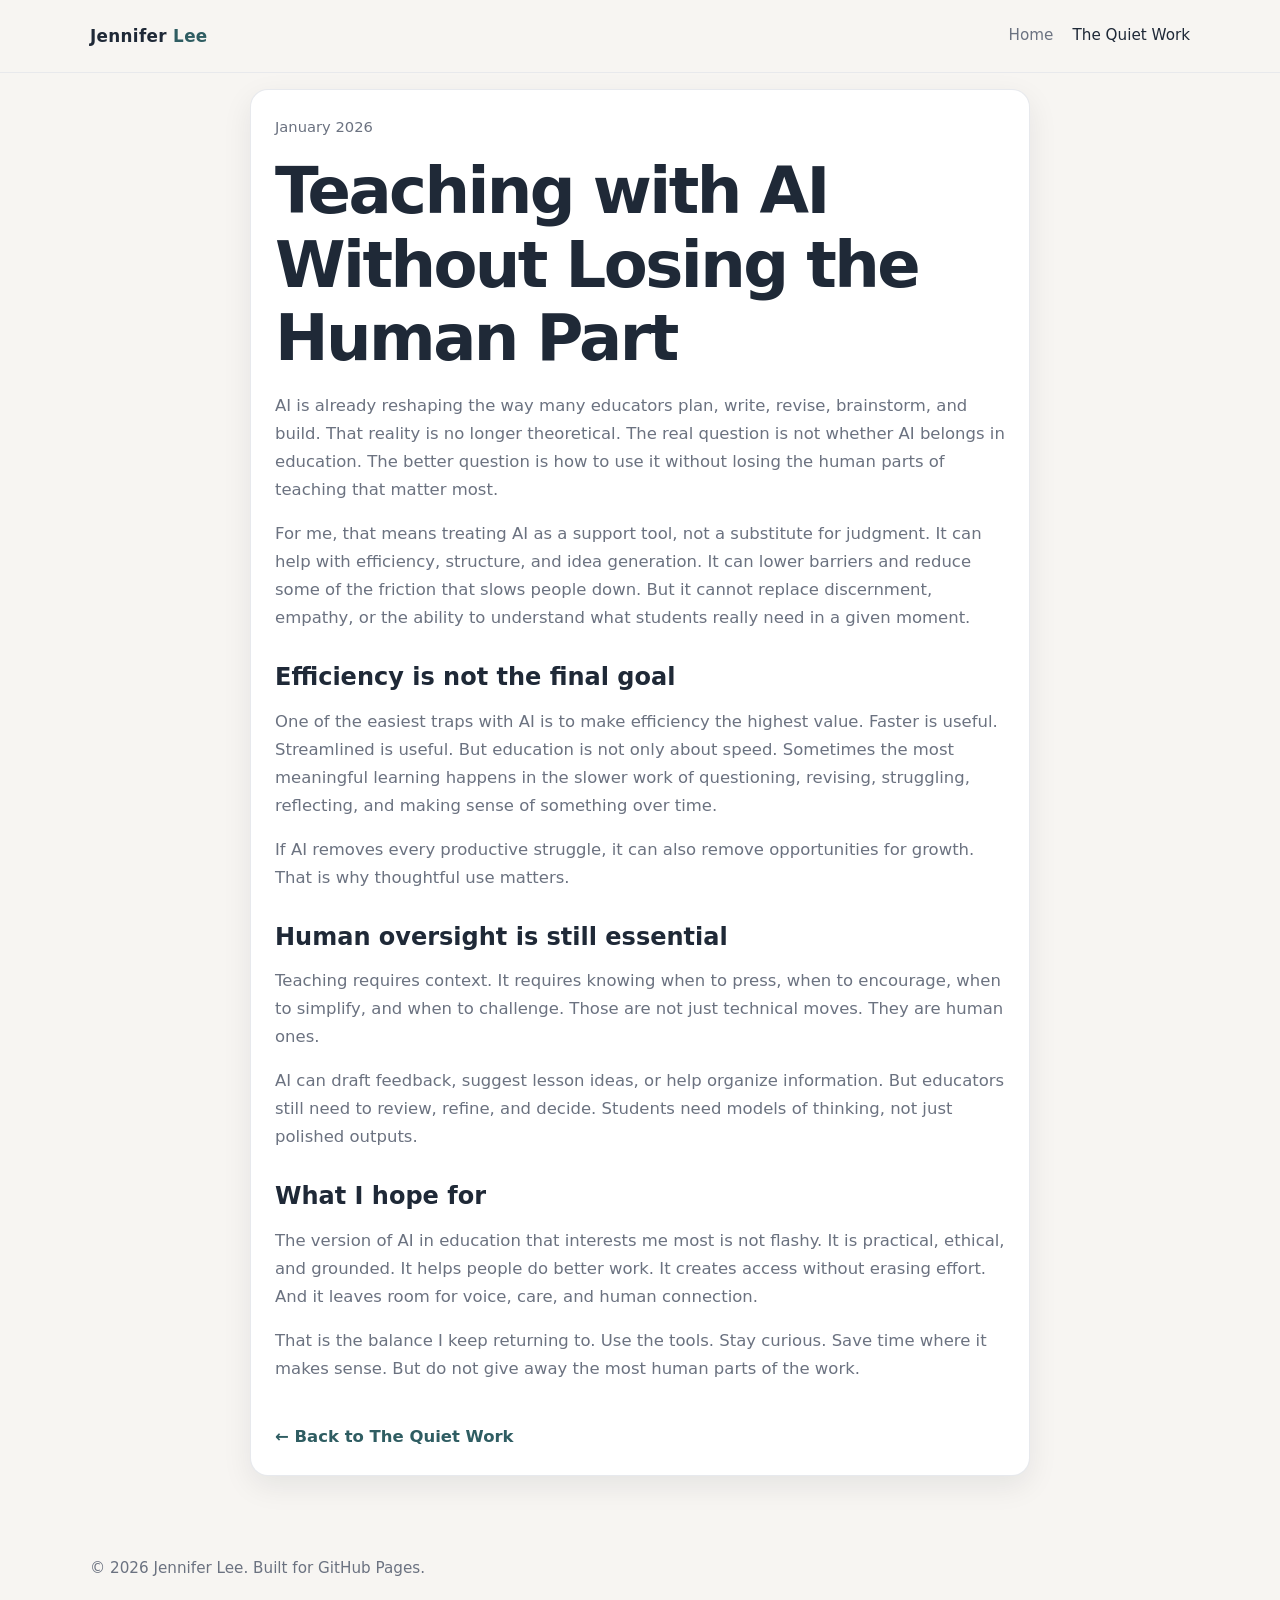
<file: blog/teaching-with-ai-human-part.html>
<!DOCTYPE html>
<html lang="en">
<head>
  <meta charset="UTF-8" />
  <meta name="viewport" content="width=device-width, initial-scale=1.0" />
  <title>Teaching with AI Without Losing the Human Part | Jennifer Lee</title>
  <meta name="description" content="A reflection by Jennifer Lee on using AI in teaching without losing human judgment, care, and connection." />
  <link rel="stylesheet" href="../styles.css" />
</head>
<body>
  <header class="site-header">
    <div class="container nav">
      <a class="brand" href="../index.html">Jennifer <span>Lee</span></a>
      <button class="menu-btn" id="menuBtn" aria-expanded="false" aria-controls="navLinks">Menu</button>
      <nav class="nav-links" id="navLinks">
        <a href="../index.html">Home</a>
        <a class="active" href="index.html">The Quiet Work</a>
      </nav>
    </div>
  </header>

  <main class="post-layout">
    <div class="container">
      <div class="post-wrap">
        <article class="post">
          <p class="meta">January 2026</p>
          <h1>Teaching with AI Without Losing the Human Part</h1>
          <p>
            AI is already reshaping the way many educators plan, write, revise, brainstorm, and build. That reality is no longer theoretical. The real question is not whether AI belongs in education. The better question is how to use it without losing the human parts of teaching that matter most.
          </p>
          <p>
            For me, that means treating AI as a support tool, not a substitute for judgment. It can help with efficiency, structure, and idea generation. It can lower barriers and reduce some of the friction that slows people down. But it cannot replace discernment, empathy, or the ability to understand what students really need in a given moment.
          </p>

          <h2>Efficiency is not the final goal</h2>
          <p>
            One of the easiest traps with AI is to make efficiency the highest value. Faster is useful. Streamlined is useful. But education is not only about speed. Sometimes the most meaningful learning happens in the slower work of questioning, revising, struggling, reflecting, and making sense of something over time.
          </p>
          <p>
            If AI removes every productive struggle, it can also remove opportunities for growth. That is why thoughtful use matters.
          </p>

          <h2>Human oversight is still essential</h2>
          <p>
            Teaching requires context. It requires knowing when to press, when to encourage, when to simplify, and when to challenge. Those are not just technical moves. They are human ones.
          </p>
          <p>
            AI can draft feedback, suggest lesson ideas, or help organize information. But educators still need to review, refine, and decide. Students need models of thinking, not just polished outputs.
          </p>

          <h2>What I hope for</h2>
          <p>
            The version of AI in education that interests me most is not flashy. It is practical, ethical, and grounded. It helps people do better work. It creates access without erasing effort. And it leaves room for voice, care, and human connection.
          </p>
          <p>
            That is the balance I keep returning to. Use the tools. Stay curious. Save time where it makes sense. But do not give away the most human parts of the work.
          </p>

          <a class="back-link" href="index.html">← Back to The Quiet Work</a>
        </article>
      </div>
    </div>
  </main>

  <footer>
    <div class="container">
      <p>© <span id="year"></span> Jennifer Lee. Built for GitHub Pages.</p>
    </div>
  </footer>

  <script src="../script.js"></script>
</body>
</html>
</file>
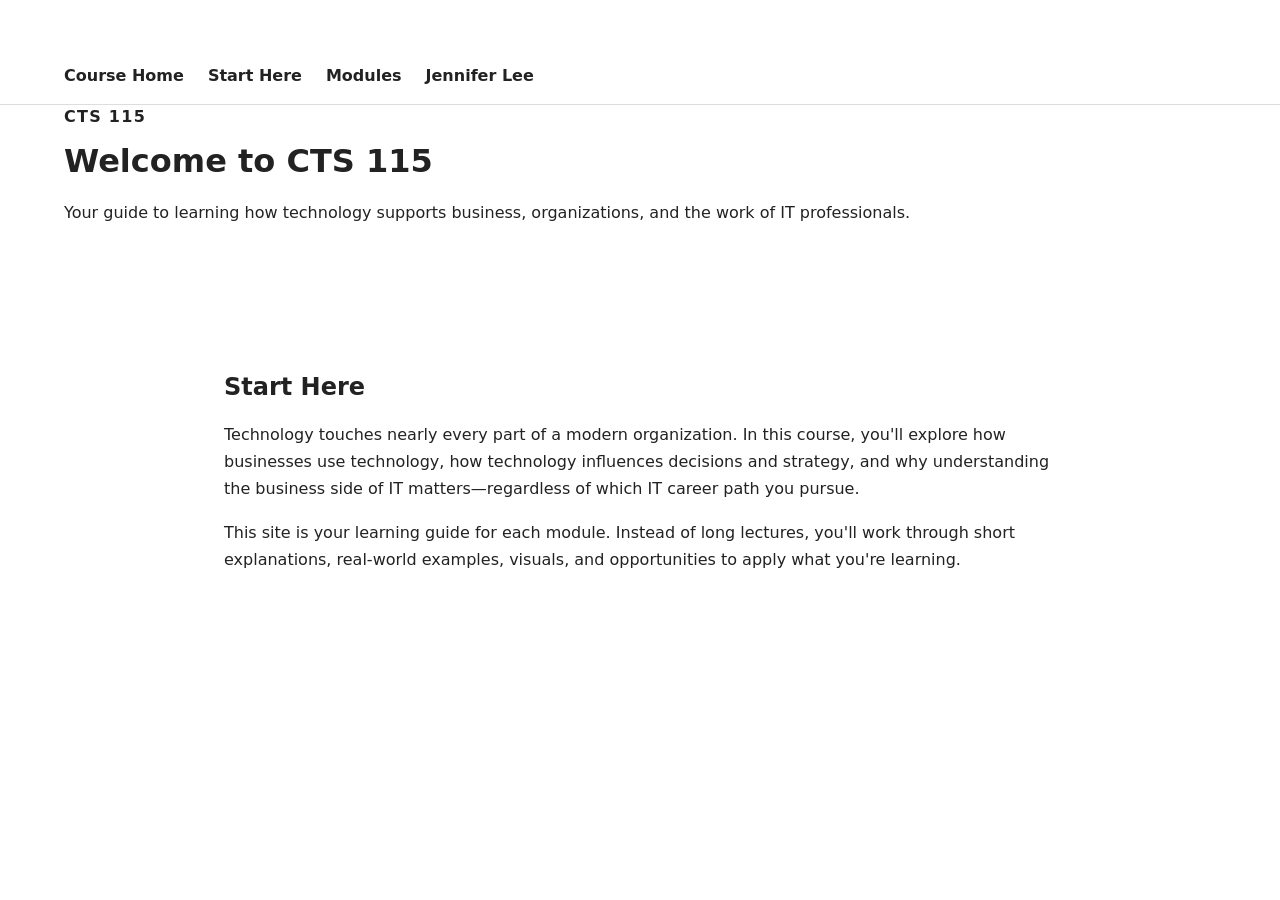
<file: resources/cts115/start-here.html>
<!DOCTYPE html>
<html lang="en">

<head>
  <meta charset="UTF-8">
  <meta name="viewport" content="width=device-width, initial-scale=1.0">

  <title>Start Here | CTS 115</title>
  <meta
    name="description"
    content="Learn how to use the CTS 115 course resources and navigate the learning materials."
  >

  <!--
    SHARED COURSE STYLES
    This stylesheet is stored at the site level so it can be reused
    by CTS 115 and other course resource pages.
  -->
  <link rel="stylesheet" href="../../assets/css/course.css">
</head>

<body>

  <!--
    COURSE HEADER AND NAVIGATION
    Course pages use the same navigation structure to give students
    a predictable experience throughout the resource.
  -->
  <header class="course-header">

    <nav class="course-nav" aria-label="CTS 115 course navigation">
      <div class="course-container">
        <ul class="course-nav-list">
          <li>
            <a href="index.html">Course Home</a>
          </li>
          <li>
            <a href="start-here.html" aria-current="page">Start Here</a>
          </li>
          <li>
            <a href="index.html#modules">Modules</a>
          </li>
          <li>
            <a href="../../index.html">Jennifer Lee</a>
          </li>
        </ul>
      </div>
    </nav>

    <div class="course-container">
      <p class="course-code">CTS 115</p>
      <h1>Welcome to CTS 115</h1>
      <p>
        Your guide to learning how technology supports business,
        organizations, and the work of IT professionals.
      </p>
    </div>

  </header>

  <main class="learning-content">
    <div class="course-container reading-width">

      <!--
        PAGE INTRODUCTION
        Introduces students to the purpose of the course resource
        before explaining how they will use it.
      -->
      <section>
        <h2>Start Here</h2>

        <p>
          Technology touches nearly every part of a modern organization.
          In this course, you'll explore how businesses use technology,
          how technology influences decisions and strategy, and why
          understanding the business side of IT matters—regardless of
          which IT career path you pursue.
        </p>

        <p>
          This site is your learning guide for each module. Instead of
          long lectures, you'll work through short explanations,
          real-world examples, visuals, and opportunities to apply
          what you're learning.
        </p>
      </section>

    </div>
  </main>

</body>
</html>
</file>
<file: styles.css>
/* 
GLOBAL STYLES
- Defines colors, spacing, and base typography
- These variables make it easy to update the design later
*/

:root {
  --bg: #f7f5f2;
  --surface: #ffffff;
  --text: #1f2937;
  --muted: #6b7280;
  --line: #e5e7eb;
  --accent: #2f5d62;
  --accent-soft: #dce9ea;
  --max: 1100px;
  --radius: 18px;
  --shadow: 0 10px 30px rgba(17, 24, 39, 0.08);
}

* { box-sizing: border-box; }
html { scroll-behavior: smooth; }
body {
  margin: 0;
  font-family: Inter, system-ui, -apple-system, BlinkMacSystemFont, "Segoe UI", sans-serif;
  background: var(--bg);
  color: var(--text);
  line-height: 1.7;
}

a { color: inherit; text-decoration: none; }
a:hover { opacity: 0.95; }
img { max-width: 100%; display: block; }

.container {
  width: min(92%, var(--max));
  margin: 0 auto;
}

.site-header {
  position: sticky;
  top: 0;
  z-index: 1000;
  backdrop-filter: blur(10px);
  background: rgba(247, 245, 242, 0.92);
  border-bottom: 1px solid rgba(229, 231, 235, 0.8);
}

.nav {
  display: flex;
  align-items: center;
  justify-content: space-between;
  gap: 1rem;
  min-height: 72px;
}

.brand {
  font-size: 1.05rem;
  font-weight: 700;
  letter-spacing: 0.02em;
}

.brand span { color: var(--accent); }

.nav-links {
  display: flex;
  gap: 1.2rem;
  align-items: center;
  font-size: 0.95rem;
  color: var(--muted);
}

.nav-links a:hover,
.nav-links a:focus-visible,
.nav-links a.active {
  color: var(--text);
}

.menu-btn {
  display: none;
  border: 1px solid var(--line);
  background: var(--surface);
  padding: 0.65rem 0.85rem;
  border-radius: 999px;
  font: inherit;
  cursor: pointer;
}

.hero {
  padding: 5rem 0 3rem;
}

/* 
PROFILE IMAGE
- Controls size, spacing, and shape of the image
- Adjust width/max-width to change visual balance
*/
  
.profile-img {
  display: block;
  width: 82%;
  max-width: 320px;
  height: auto;
  margin: 0 auto 1rem;
  border-radius: 12px;
}

  /* 
HERO GRID LAYOUT
- Creates a two-column layout on desktop
- Stacks into one column on smaller screens (responsive design)
*/

.hero-grid {
  display: grid;
  grid-template-columns: 1.2fr 0.8fr;
  gap: 2rem;
  align-items: center;
}

.eyebrow {
  display: inline-block;
  padding: 0.35rem 0.75rem;
  border-radius: 999px;
  background: var(--accent-soft);
  color: var(--accent);
  font-size: 0.85rem;
  font-weight: 600;
  margin-bottom: 1rem;
}

h1, h2, h3 {
  line-height: 1.15;
  margin: 0 0 1rem;
}

h1 {
  font-size: clamp(2.4rem, 5vw, 4.5rem);
  letter-spacing: -0.04em;
}

h2 {
  font-size: clamp(1.7rem, 3vw, 2.4rem);
}

h3 {
  font-size: 1.25rem;
}

p {
  margin: 0 0 1rem;
}

.hero p,
.section-heading p,
.card p,
.blog-card p,
.post p,
.post li,
.meta,
.copy-muted {
  color: var(--muted);
}

.hero p {
  font-size: 1.05rem;
  max-width: 65ch;
}

.cta-row {
  display: flex;
  gap: 0.9rem;
  flex-wrap: wrap;
  margin-top: 1.5rem;
}

/* 
SITE-WIDE SEARCH
- Adds a search panel to the homepage
- Displays matching results in card format
- Designed to match the soft card style used throughout the site
*/

.search-panel {
  background: var(--surface);
  border: 1px solid rgba(229, 231, 235, 0.9);
  border-radius: var(--radius);
  box-shadow: var(--shadow);
  padding: 1.5rem;
}

.search-label {
  display: block;
  font-size: 0.95rem;
  font-weight: 600;
  margin-bottom: 0.75rem;
  color: var(--text);
}

.site-search-input {
  width: 100%;
  padding: 0.9rem 1rem;
  border: 1px solid var(--line);
  border-radius: 999px;
  background: var(--surface);
  color: var(--text);
  font: inherit;
}

.site-search-input:focus {
  outline: 2px solid var(--accent-soft);
  outline-offset: 2px;
  border-color: var(--accent);
}

.search-help {
  margin-top: 0.75rem;
  margin-bottom: 0;
}

.search-results {
  margin-top: 1.25rem;
  display: grid;
  gap: 1rem;
}

.search-result-card {
  background: #fafafa;
  border: 1px solid var(--line);
  border-radius: 14px;
  padding: 1rem;
}

.search-result-type {
  font-size: 0.85rem;
  color: var(--muted);
  margin-bottom: 0.35rem;
}

.search-result-card h3 {
  margin-bottom: 0.5rem;
  font-size: 1.05rem;
}

.search-result-card p {
  margin-bottom: 0.75rem;
}

.search-result-card a {
  color: var(--accent);
  font-weight: 600;
}

.search-empty {
  margin-top: 1rem;
  color: var(--muted);
}

.button {
  display: inline-flex;
  align-items: center;
  justify-content: center;
  gap: 0.5rem;
  border-radius: 999px;
  padding: 0.9rem 1.2rem;
  font-weight: 600;
  transition: transform 0.2s ease, background 0.2s ease;
}

.button:hover { transform: translateY(-1px); }

.button.primary {
  background: var(--accent);
  color: white;
}

.button.secondary {
  background: var(--surface);
  border: 1px solid var(--line);
  color: var(--text);
}

.hero-card,
.card,
.blog-card,
.quote-card,
.post-wrap {
  background: var(--surface);
  border: 1px solid rgba(229, 231, 235, 0.9);
  border-radius: var(--radius);
  box-shadow: var(--shadow);
}

.hero-card,
.card,
.blog-card,
.quote-card,
.post-wrap {
  padding: 1.5rem;
}

.hero-card .label {
  font-size: 0.85rem;
  text-transform: uppercase;
  letter-spacing: 0.08em;
  color: var(--muted);
  margin-bottom: 0.8rem;
}

.hero-card ul {
  margin: 0;
  padding-left: 1.1rem;
  color: var(--muted);
}

.hero-card li + li { margin-top: 0.7rem; }

section {
  padding: 2rem 0;
}

.section-heading {
  display: flex;
  justify-content: space-between;
  align-items: end;
  gap: 1rem;
  margin-bottom: 1.2rem;
}

.section-heading p {
  margin: 0;
  max-width: 60ch;
}

.grid {
  display: grid;
  gap: 1.25rem;
}

.two-col { grid-template-columns: repeat(2, minmax(0, 1fr)); }
.three-col { grid-template-columns: repeat(3, minmax(0, 1fr)); }

.tag-row {
  display: flex;
  flex-wrap: wrap;
  gap: 0.55rem;
  margin-top: 1rem;
}

.tag {
  display: inline-flex;
  align-items: center;
  padding: 0.35rem 0.7rem;
  border-radius: 999px;
  background: #f3f4f6;
  color: #374151;
  font-size: 0.85rem;
}

.meta {
  font-size: 0.92rem;
}

.blog-list {
  display: grid;
  grid-template-columns: repeat(2, minmax(0, 1fr));
  gap: 1.25rem;
}

.blog-card a.read-more {
  display: inline-block;
  margin-top: 1rem;
  color: var(--accent);
  font-weight: 600;
}

/* 
BLOG INDEX FILTER LAYOUT
- This section creates the search + tags area for the blog index page
- Mobile first means the filters appear above the posts on smaller screens
- On wider screens, the filters move into a right sidebar
*/

.blog-index-layout {
  display: grid;
  gap: 1.25rem;
}

/* 
BLOG SIDEBAR
- Holds the search box and tag filters
- On mobile it sits above the blog list
*/
.blog-sidebar {
  display: grid;
  gap: 1rem;
}

/* 
FILTER CARD
- Reuses the same soft card look used elsewhere on the site
- Keeps search and tags visually grouped
*/
.blog-filter-card {
  background: var(--surface);
  border: 1px solid rgba(229, 231, 235, 0.9);
  border-radius: var(--radius);
  box-shadow: var(--shadow);
  padding: 1.25rem;
}

/* 
FILTER LABEL
- Used for both the search label and the tags heading
*/
.blog-filter-label {
  display: block;
  font-size: 0.95rem;
  font-weight: 600;
  margin: 0 0 0.75rem;
  color: var(--text);
}

/* 
SEARCH INPUT
- Full width for mobile usability
- Rounded style matches the rest of the site
*/
.blog-search {
  width: 100%;
  padding: 0.85rem 1rem;
  border: 1px solid var(--line);
  border-radius: 999px;
  background: var(--surface);
  color: var(--text);
  font: inherit;
}

/* 
FOCUS STATE
- Helps keyboard users and improves accessibility
*/
.blog-search:focus {
  outline: 2px solid var(--accent-soft);
  outline-offset: 2px;
  border-color: var(--accent);
}

/* 
TAG LIST
- Flexbox allows the buttons to wrap naturally
- This works especially well on smaller screens
*/
.blog-tag-list {
  display: flex;
  flex-wrap: wrap;
  gap: 0.6rem;
}

/* 
TAG BUTTONS
- These act like filter controls
- The active class is added/removed with JavaScript
*/
.blog-tag-button {
  border: 1px solid var(--line);
  background: #f3f4f6;
  color: #374151;
  padding: 0.45rem 0.8rem;
  border-radius: 999px;
  font: inherit;
  font-size: 0.9rem;
  cursor: pointer;
  transition: background 0.2s ease, color 0.2s ease, border-color 0.2s ease;
}

/* Hover and keyboard focus styling */
.blog-tag-button:hover,
.blog-tag-button:focus-visible {
  background: var(--accent-soft);
  color: var(--accent);
  border-color: var(--accent-soft);
}

/* 
ACTIVE TAG BUTTON
- Highlights the currently selected tag
*/
.blog-tag-button.active {
  background: var(--accent);
  color: #fff;
  border-color: var(--accent);
}

/* 
BLOG MAIN AREA
- Prevents layout issues when content gets long
*/
.blog-main {
  min-width: 0;
}

/* 
EMPTY STATE MESSAGE
- Appears only when no blog cards match the current filter
*/
.blog-empty {
  margin-top: 1rem;
  color: var(--muted);
}

/* 
BLOG CARD TAG SPACING
- Adds comfortable spacing between the excerpt, visible tags, and the Read more link
*/
.blog-card .tag-row {
  margin-top: 1rem;
  margin-bottom: 0.25rem;
}

/* 
DESKTOP LAYOUT
- On screens wider than 900px:
  1. Blog posts appear on the left
  2. Filters move into a sidebar on the right
*/
@media (min-width: 901px) {
  .blog-index-layout {
    grid-template-columns: minmax(0, 2fr) minmax(260px, 320px);
    align-items: start;
  }

  .blog-main {
    order: 1;
  }

  .blog-sidebar {
    order: 2;

    /* 
    Sticky keeps the filters visible as the user scrolls,
    which is especially nice on longer blog pages
    */
    position: sticky;
    top: 96px;
  }
}
.quote-card {
  background: linear-gradient(180deg, #ffffff 0%, #f9fafb 100%);
}

.quote-card blockquote {
  margin: 0;
  font-size: 1.15rem;
  color: #374151;
}

.contact-box {
  display: flex;
  justify-content: space-between;
  gap: 1rem;
  align-items: center;
  flex-wrap: wrap;
  padding: 1.4rem;
  background: var(--surface);
  border: 1px solid var(--line);
  border-radius: var(--radius);
  box-shadow: var(--shadow);
}

.speaking-section .contact-box {
  margin-top: 2rem;
  border-top: 1px solid var(--line);
  padding-top: 1.5rem;
  background: #fafafa;
}

.page-hero {
  padding: 4.5rem 0 1.5rem;
}

.post-layout {
  padding: 1rem 0 3rem;
}

.post-wrap {
  max-width: 780px;
  margin: 0 auto;
}

.post {
  font-size: 1.03rem;
}

.post h2 {
  margin-top: 2rem;
  font-size: 1.5rem;
}

.post ul {
  padding-left: 1.2rem;
}

/* =========================================
   PULL QUOTE STYLING
   - Highlights an important idea in the article
   - Visually separates it from regular paragraphs
========================================= */

.pull-quote {
  /* Slightly larger text for emphasis */
  font-size: 1.4rem;

  /* Improves readability */
  line-height: 1.6;

  /* Italic gives it a "quote" feel */
  font-style: italic;

  /* Uses your site’s accent color */
  color: var(--accent);

  /* Space above and below the quote */
  margin: 1.5rem 0 2rem;

  /* Adds spacing between border and text */
  padding-left: 1rem;

  /* Left border creates visual emphasis */
  border-left: 3px solid var(--accent);
}

.back-link {
  display: inline-block;
  margin-top: 1.5rem;
  color: var(--accent);
  font-weight: 600;
}

footer {
  padding: 2rem 0 3rem;
  color: var(--muted);
  font-size: 0.95rem;
}

@media (max-width: 900px) {
  .hero-grid,
  .two-col,
  .three-col,
  .blog-list {
    grid-template-columns: 1fr;
  }
}

@media (max-width: 760px) {
  .menu-btn { display: inline-flex; }

  .nav-links {
    position: absolute;
    top: 72px;
    left: 0;
    right: 0;
    display: none;
    flex-direction: column;
    align-items: flex-start;
    padding: 1rem 4%;
    background: rgba(247, 245, 242, 0.98);
    border-bottom: 1px solid var(--line);
  }

  .nav-links.open { display: flex; }

  .section-heading {
    align-items: start;
    flex-direction: column;
  }

  .hero,
  .page-hero {
    padding-top: 3.5rem;
  }
}
</file>
<file: assets/css/course.css>
/*
  COURSE RESOURCE STYLES
  ----------------------
  Shared styles for course learning resources.

  Design goals:
  - Keep instructional content readable and accessible.
  - Create consistent patterns across courses and modules.
  - Use reusable classes instead of styling individual pages.
  - Support desktop and smaller screens without separate layouts.

  Course-specific styling should be added only when necessary.
*/

/* ---------- Design Tokens ---------- */

:root {
  --content-width: 72rem;
  --reading-width: 52rem;

  --space-xs: 0.5rem;
  --space-sm: 1rem;
  --space-md: 1.5rem;
  --space-lg: 2rem;
  --space-xl: 3rem;

  --radius: 0.5rem;
}


/* ---------- Base Styles ---------- */

*,
*::before,
*::after {
  box-sizing: border-box;
}

html {
  line-height: 1.5;
}

body {
  margin: 0;
  font-family: system-ui, -apple-system, BlinkMacSystemFont, "Segoe UI", sans-serif;
  color: #222;
  background: #fff;
}

img {
  max-width: 100%;
  height: auto;
}

/* ---------- Course Navigation ---------- */

.course-nav {
  border-bottom: 1px solid #ddd;
}

.course-nav-list {
  display: flex;
  flex-wrap: wrap;
  gap: var(--space-md);
  margin: 0;
  padding: var(--space-sm) 0;
  list-style: none;
}

.course-nav a {
  color: inherit;
  font-weight: 600;
  text-decoration: none;
}

.course-nav a:hover,
.course-nav a:focus-visible {
  text-decoration: underline;
}

.course-nav a[aria-current="page"] {
  font-weight: 800;
}


/* ---------- Layout ---------- */

.course-container {
  width: min(100% - 2rem, var(--content-width));
  margin-inline: auto;
}

.reading-width {
  max-width: var(--reading-width);
}


/* ---------- Course Header ---------- */

.course-header {
  padding-block: var(--space-xl);
}

.course-code {
  margin: 0 0 var(--space-xs);
  font-weight: 700;
  text-transform: uppercase;
  letter-spacing: 0.08em;
}

.course-header h1 {
  margin: 0;
}


/* ---------- Learning Content ---------- */

.learning-content {
  padding-block: var(--space-lg);
}

.learning-content section {
  margin-block: var(--space-xl);
}

.learning-content h2 {
  margin-bottom: var(--space-sm);
}

.learning-content p,
.learning-content li {
  line-height: 1.7;
}


/* ---------- Callouts ---------- */

.callout {
  margin-block: var(--space-lg);
  padding: var(--space-md);
  border: 1px solid #ccc;
  border-radius: var(--radius);
}

.callout h3 {
  margin-top: 0;
}

.try-it {
  border-left: 0.35rem solid #555;
}

.it-professional {
  border-left: 0.35rem solid #333;
}


/* ---------- Tables ---------- */

.table-wrapper {
  overflow-x: auto;
  margin-block: var(--space-lg);
}

table {
  width: 100%;
  border-collapse: collapse;
}

th,
td {
  padding: 0.75rem;
  border: 1px solid #ccc;
  text-align: left;
  vertical-align: top;
}

th {
  font-weight: 700;
}


/* ---------- Responsive Adjustments ---------- */

@media (max-width: 40rem) {
  .course-header {
    padding-block: var(--space-lg);
  }

  .learning-content section {
    margin-block: var(--space-lg);
  }
}
</file>
